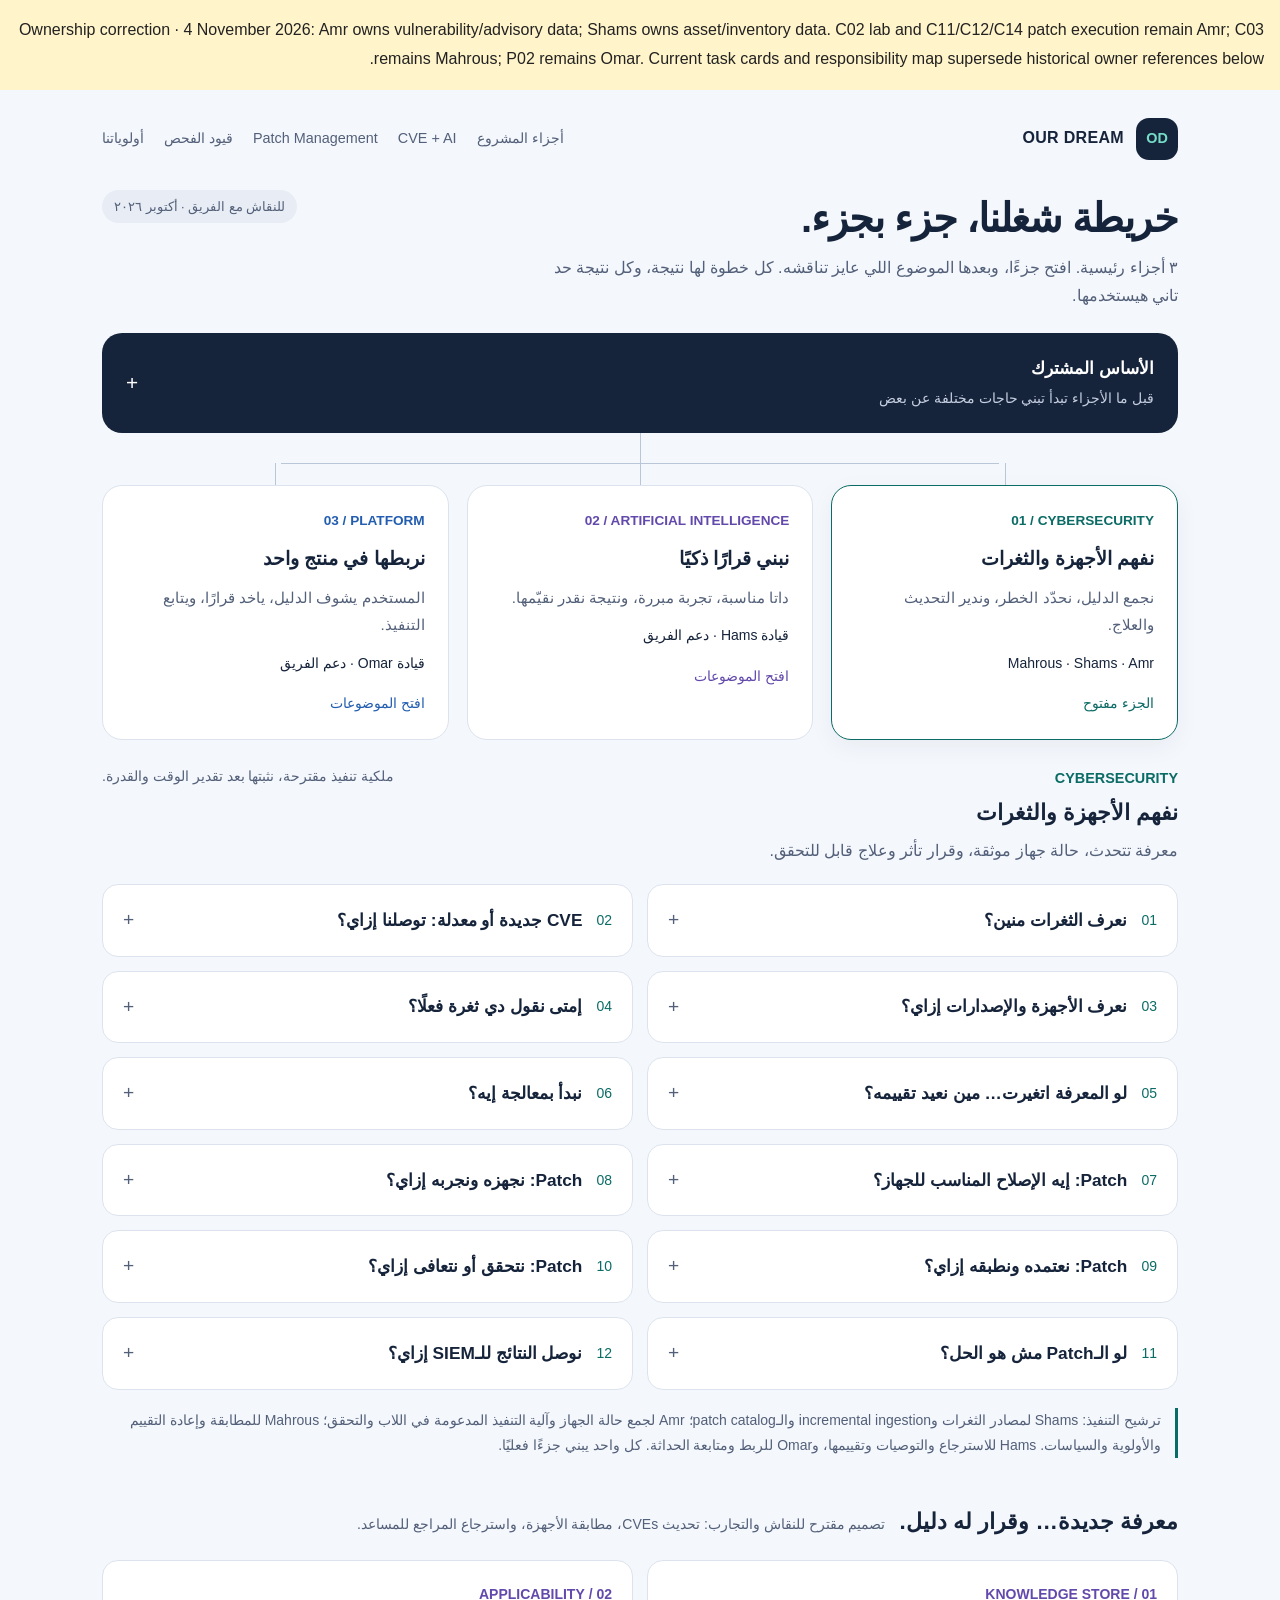
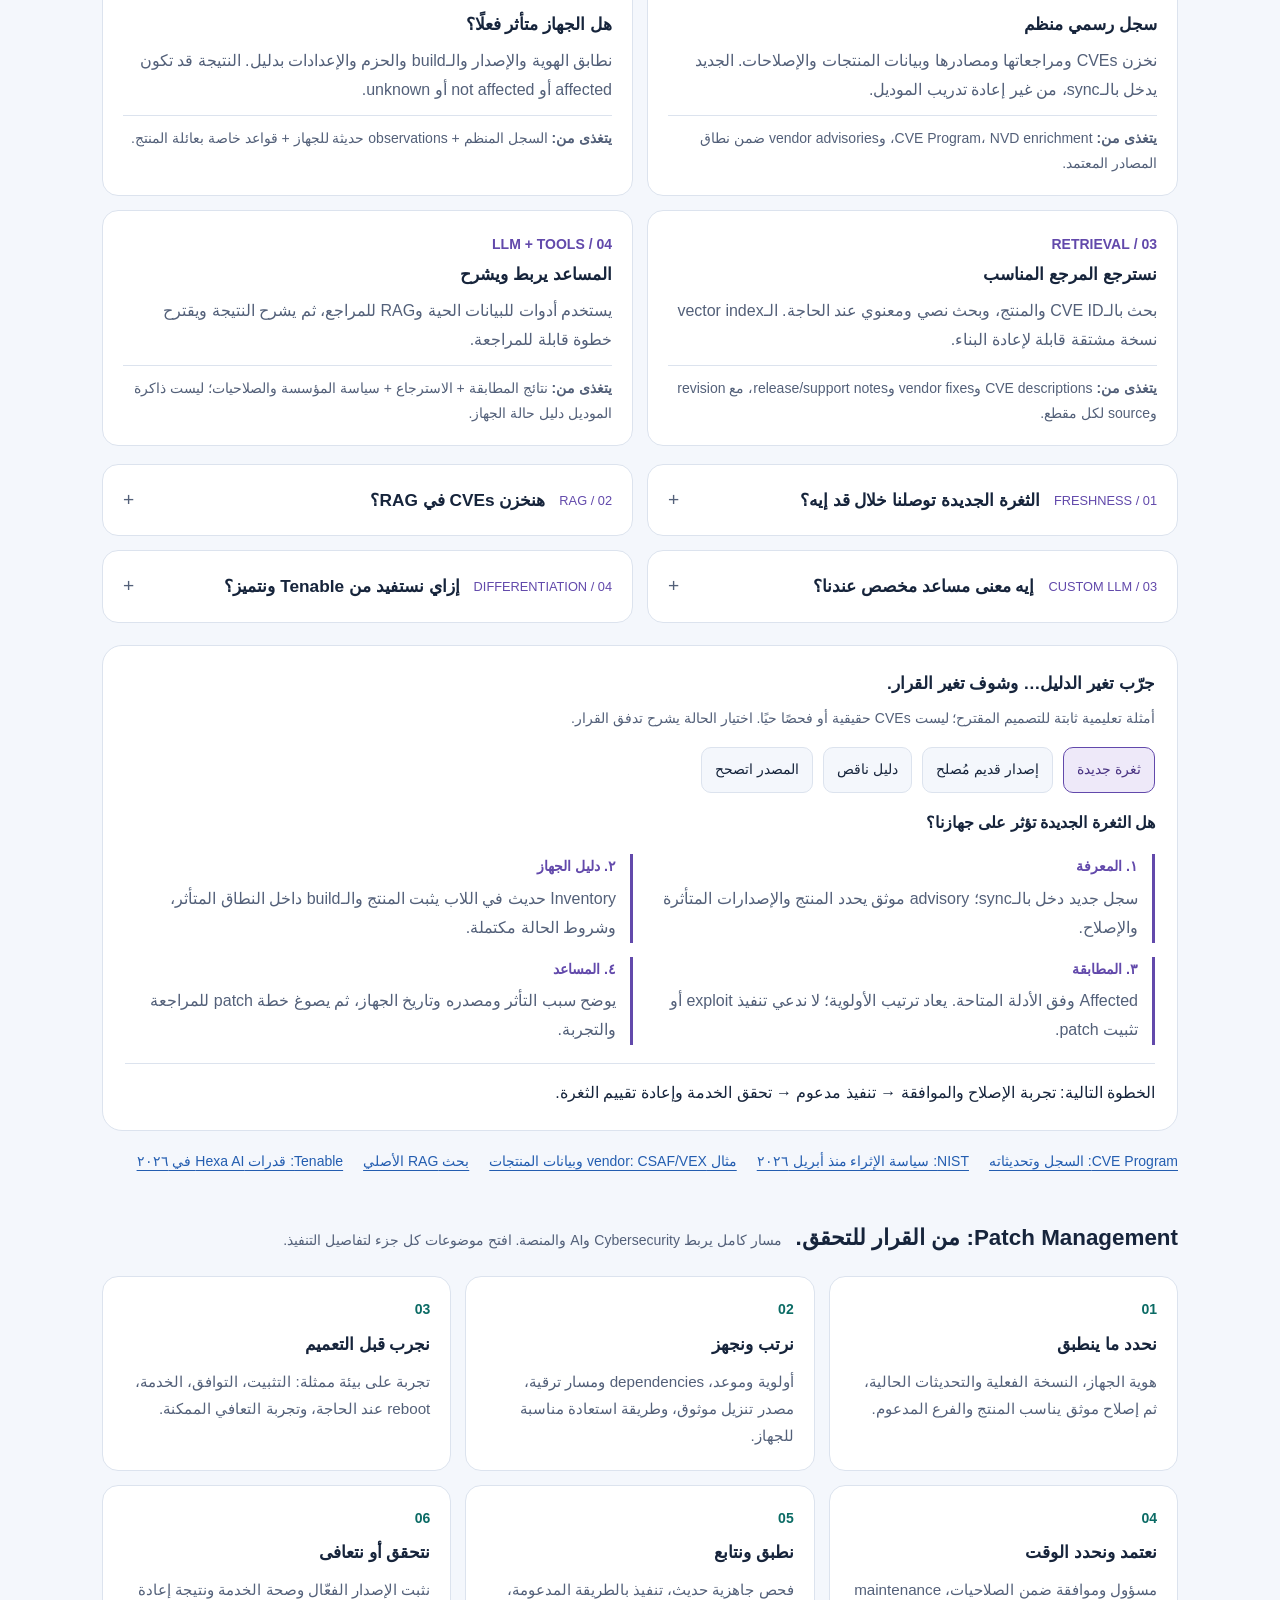
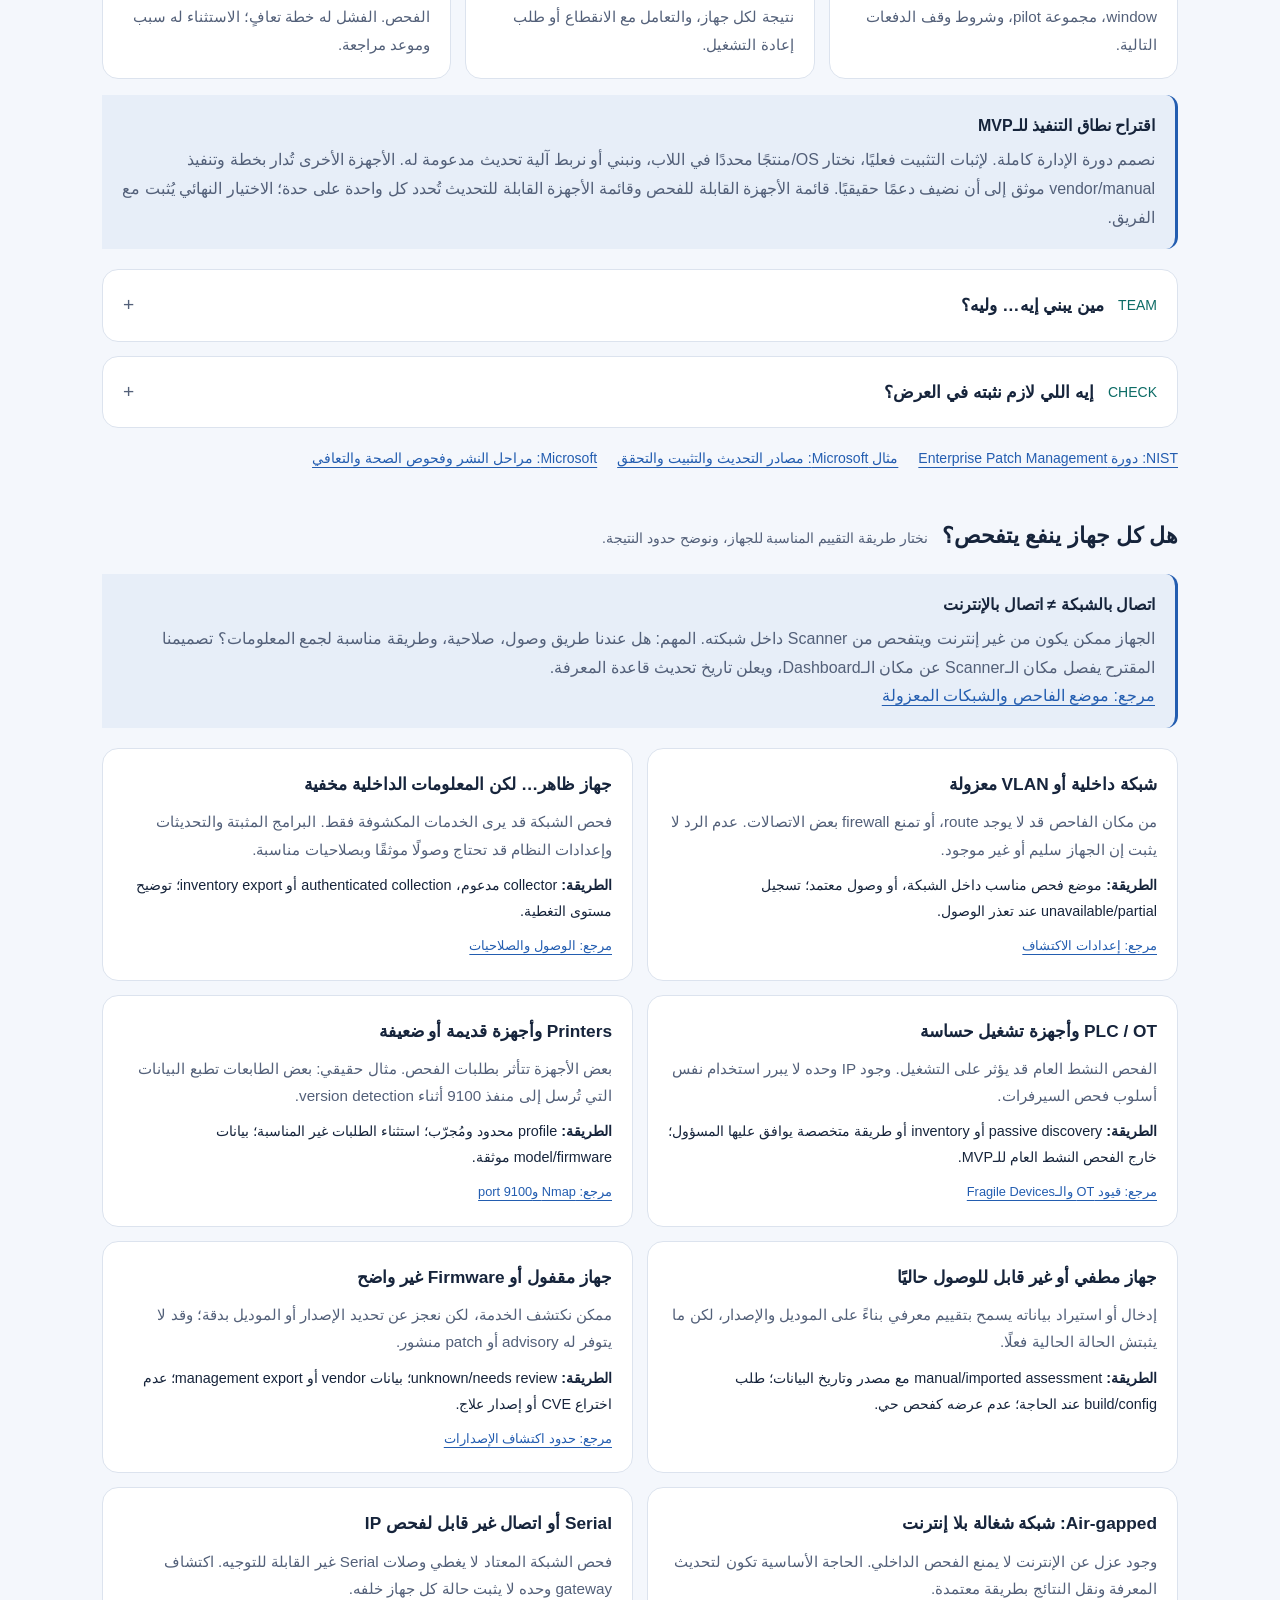
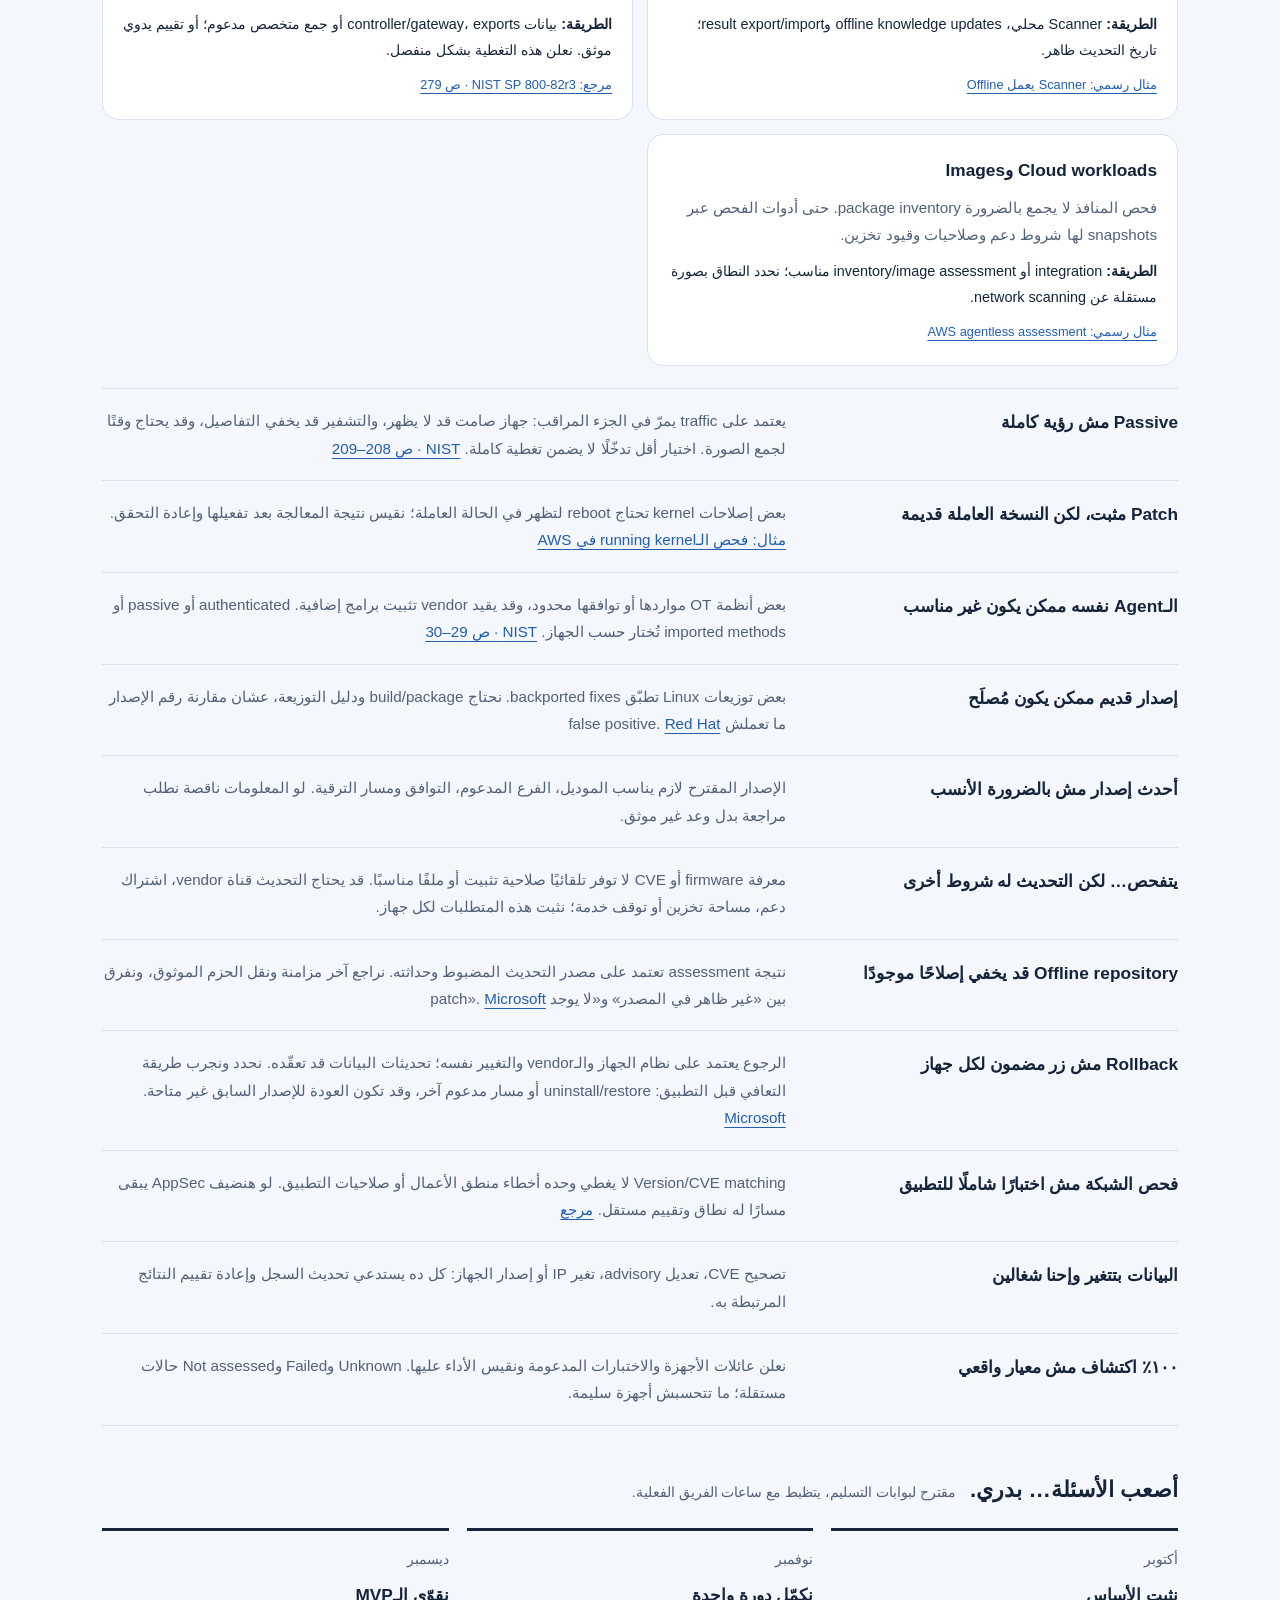
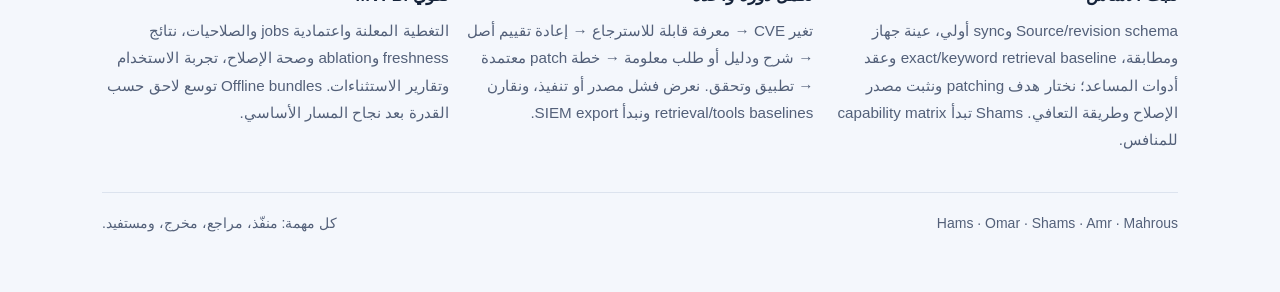
<file: previous-map.html>
<!doctype html>
<html lang="ar" dir="rtl">
<head>
  <meta charset="utf-8">
  <meta name="viewport" content="width=device-width,initial-scale=1">
  <meta name="description" content="خريطة مشروع AI-Powered Vulnerability Management & Access Control: CVE freshness، RAG وLLM، دليل تأثر الأجهزة، Patch Management، وأدوار الفريق.">
  <meta name="theme-color" content="#16243b">
  <title>Our Dream — خريطة شغلنا</title>
  <link rel="icon" type="image/svg+xml" href="data:image/svg+xml,%3Csvg xmlns='http://www.w3.org/2000/svg' viewBox='0 0 32 32'%3E%3Crect width='32' height='32' rx='9' fill='%2316243b'/%3E%3Cpath d='M16 7v8M7 22v-7h18v7' stroke='%2375ddc7' stroke-width='3' fill='none'/%3E%3C/svg%3E">
  <style>
    :root{--ink:#16243b;--muted:#536079;--paper:#f4f7fc;--line:#dce3ee;--cyber:#0b6b65;--ai:#6249ab;--platform:#235db0;--surface:#fff;--radius:20px}
    *{box-sizing:border-box}html{scroll-behavior:smooth}body{margin:0;background:var(--paper);color:var(--ink);font-family:Tahoma,Arial,sans-serif;font-size:16px;line-height:1.8}button,summary{font:inherit}button{cursor:pointer}a{color:#235db0;text-underline-offset:4px}button:focus-visible,summary:focus-visible,a:focus-visible{outline:3px solid #e1a844;outline-offset:5px}button{color:inherit}h1,h2,h3,p{margin:0}h1{font-size:clamp(1.8rem,4vw,2.5rem);line-height:1.4;letter-spacing:-.03em}h2{font-size:1.4rem}h3{font-size:1.08rem}small,.small{font-size:.875rem;color:var(--muted)}
    .shell{max-width:1140px;padding:28px 32px 56px;margin:auto}.top{display:flex;align-items:center;justify-content:space-between;gap:16px;margin-bottom:30px}.brand{display:flex;align-items:center;gap:12px}.monogram{display:grid;place-items:center;width:42px;height:42px;border-radius:13px;background:var(--ink);color:#75ddc7;font-weight:bold;direction:ltr;font-size:.9rem}.wordmark{font-weight:bold;direction:ltr;letter-spacing:.02em}.nav{display:flex;flex-wrap:wrap;gap:20px}.nav a{font-size:.9rem;text-decoration:none;color:var(--muted)}.intro{display:flex;align-items:start;justify-content:space-between;gap:28px;margin-bottom:22px}.intro p{max-width:640px;color:var(--muted);margin-top:8px}.edition{white-space:nowrap;background:#e8edf5;padding:5px 12px;border-radius:30px;font-size:.8rem;color:var(--muted)}
    .foundation{background:var(--ink);color:#fff;border-radius:var(--radius);padding:20px 24px;position:relative}.foundation summary{cursor:pointer;list-style:none;display:flex;align-items:center;justify-content:space-between;gap:12px}.foundation summary::-webkit-details-marker{display:none}.foundation small{color:#c4cee0}.foundation .foundation-grid{display:grid;grid-template-columns:repeat(3,1fr);gap:20px;padding-top:18px;margin-top:15px;border-top:1px solid #40516b}.foundation p{font-size:.95rem;color:#dde5f1}.toggle{font-size:1.3rem;transition:transform .22s}.foundation[open] .toggle{transform:rotate(45deg)}
    .trunk{height:30px;border-inline-start:1px solid #b9c6d8;width:1px;margin:auto}.branches{display:grid;grid-template-columns:repeat(3,minmax(0,1fr));gap:18px;position:relative;padding-top:22px}.branches:before{content:"";position:absolute;top:0;left:16.66%;right:16.66%;height:1px;background:#b9c6d8}.branch{position:relative;background:var(--surface);border:1px solid var(--line);border-radius:var(--radius);padding:23px;text-align:right;display:flex;flex-direction:column;align-items:start;gap:8px;transition:transform .22s,border-color .22s,box-shadow .22s;min-width:0}.branch:before{content:"";height:22px;position:absolute;top:-23px;left:50%;width:1px;background:#b9c6d8}.branch:hover{transform:translateY(-3px)}.branch[aria-expanded="true"]{border-color:var(--accent);box-shadow:0 7px 25px #16243b0d}.branch .number{font-size:.85rem;color:var(--accent);font-weight:bold;direction:ltr}.branch h2{font-size:1.2rem}.branch .desc{color:var(--muted);font-size:.95rem}.branch .lead{margin-top:4px;font-size:.85rem}.branch .open-label{font-size:.875rem;color:var(--accent);margin-top:7px}.branch.cyber{--accent:var(--cyber)}.branch.ai{--accent:var(--ai)}.branch.platform{--accent:var(--platform)}
    .detail-panel{margin-top:24px;--accent:var(--cyber)}.panel-heading{display:flex;align-items:start;justify-content:space-between;gap:16px;margin:4px 0 18px}.panel-heading p{color:var(--muted);margin-top:4px}.panel-heading .number{font-size:.9rem;color:var(--accent);font-weight:bold}.topics{display:grid;grid-template-columns:repeat(2,minmax(0,1fr));gap:14px}.topic{background:var(--surface);border:1px solid var(--line);border-radius:16px;overflow:hidden}.topic summary{display:flex;align-items:center;gap:14px;cursor:pointer;list-style:none;padding:18px 20px}.topic summary::-webkit-details-marker{display:none}.topic-index{color:var(--accent);font-size:.875rem;flex-shrink:0}.topic summary .label{flex:1;min-width:0}.topic .plus{color:var(--muted);transition:transform .22s;font-size:1.2rem}.topic[open] .plus{transform:rotate(45deg)}.topic-content{padding:0 20px 20px}.topic-content p{color:var(--muted);font-size:.95rem;margin-bottom:13px}.topic-content ol{margin:0;padding-inline-start:22px}.topic-content li{padding:4px 0}.handoff{display:grid;gap:9px;margin-top:16px;padding-top:14px;border-top:1px solid var(--line);font-size:.875rem}.handoff b{font-weight:600;color:var(--accent)}.handoff span{color:var(--muted)}.shared{font-size:.875rem;color:var(--muted);margin-top:18px;padding-inline-start:14px;border-inline-start:3px solid var(--accent)}
    .section{margin-top:44px;scroll-margin-top:24px}.section-title{display:flex;align-items:baseline;gap:14px;margin-bottom:18px}.section-title .small{max-width:600px}.note{background:#e7eef8;border-inline-start:3px solid var(--platform);padding:17px 20px;border-radius:0 12px 12px 0;margin:16px 0 20px}.note p{margin-top:5px;color:var(--muted)}.restrictions{display:grid;grid-template-columns:repeat(2,minmax(0,1fr));gap:14px}.restriction{background:#fff;padding:20px;border-radius:16px;border:1px solid var(--line)}.restriction p{color:var(--muted);font-size:.95rem;margin-top:8px}.restriction .response{color:var(--ink);font-size:.9rem;margin-top:10px}.restriction a{font-size:.8rem;display:inline-block;margin-top:9px}.surprises{border-top:1px solid var(--line);margin-top:22px}.surprise{display:grid;grid-template-columns:minmax(160px,.7fr) 1.3fr;gap:24px;padding:18px 0;border-bottom:1px solid var(--line)}.surprise p{color:var(--muted);font-size:.95rem}.timeline{display:grid;grid-template-columns:repeat(3,1fr);gap:18px}.milestone{border-top:3px solid var(--ink);padding-top:14px}.milestone h3{margin:6px 0}.milestone p{color:var(--muted);font-size:.95rem}.footer{margin-top:38px;padding-top:18px;border-top:1px solid var(--line);color:var(--muted);font-size:.875rem;display:flex;justify-content:space-between;gap:18px;flex-wrap:wrap}.reveal{animation:reveal .26s ease both}@keyframes reveal{from{opacity:.5;transform:translateY(8px)}to{opacity:1;transform:translateY(0)}}
    @media(max-width:760px){.shell{padding:20px 18px 40px}.top{align-items:start;flex-direction:column;gap:16px}.intro{flex-direction:column;gap:14px}.edition{order:-1}.branches{gap:10px}.branch{padding:16px 12px}.branch h2{font-size:1rem}.branch .desc{display:none}.branch .lead{font-size:.8rem}.topics,.restrictions{grid-template-columns:1fr}.foundation .foundation-grid{grid-template-columns:1fr;gap:15px}.section-title{display:block}.section-title .small{margin-top:6px;display:block}.surprise{grid-template-columns:1fr;gap:6px}.timeline{grid-template-columns:1fr;gap:22px}.panel-heading{flex-direction:column;gap:7px}}
    .branch .number{overflow-wrap:anywhere}.branch .lead,.branch .open-label{font-size:.875rem}
    .patch-flow{list-style:none;margin:0;padding:0;display:grid;grid-template-columns:repeat(3,minmax(0,1fr));gap:14px;counter-reset:patch}.patch-flow li{counter-increment:patch;background:#fff;border:1px solid var(--line);border-radius:16px;padding:20px}.patch-flow li:before{content:'0' counter(patch);display:block;color:var(--cyber);font-size:.875rem;font-weight:bold;margin-bottom:6px}.patch-flow p{font-size:.95rem;color:var(--muted);margin-top:8px}.patch-detail{margin-top:14px;--accent:var(--cyber)}.patch-detail .topic-content{overflow-x:auto}.team-table{border-collapse:collapse;width:100%;min-width:480px;font-size:.95rem;text-align:right}.team-table th,.team-table td{padding:12px 10px;border-bottom:1px solid var(--line);vertical-align:top}.team-table th{font-weight:600}.team-table caption{text-align:right;color:var(--muted);margin-bottom:10px}.source-links{display:flex;flex-wrap:wrap;gap:10px 20px;font-size:.875rem;margin-top:18px}
    @media(max-width:760px){.patch-flow{grid-template-columns:1fr}.team-table{font-size:.875rem}}
    .knowledge-grid{--accent:var(--ai)}.knowledge-grid .topic-content{overflow-x:auto}.knowledge-grid .topic-index{font-size:.8rem}.architecture{display:grid;grid-template-columns:repeat(2,minmax(0,1fr));gap:14px;margin-bottom:18px}.architecture article{padding:19px 20px;border:1px solid var(--line);border-radius:16px;background:#fff}.architecture small{font-weight:bold;color:var(--ai)}.architecture p{color:var(--muted);font-size:.95rem;margin-top:7px}.architecture .input{font-size:.875rem;padding-top:10px;margin-top:10px;border-top:1px solid var(--line)}.scenario{background:#fff;border:1px solid var(--line);padding:22px;border-radius:var(--radius);margin-top:22px}.scenario h3{margin-bottom:7px}.scenario-controls{display:flex;gap:10px;flex-wrap:wrap;margin:16px 0}.scenario-button{border:1px solid var(--line);border-radius:10px;background:#f4f7fc;padding:9px 13px;font-size:.9rem}.scenario-button[aria-pressed="true"]{border-color:var(--ai);background:#eee9f9;color:#493382}.scenario-question{font-weight:bold;margin:8px 0 16px}.scenario-result{display:grid;grid-template-columns:repeat(2,minmax(0,1fr));gap:14px}.scenario-result article{border-inline-start:3px solid var(--ai);padding-inline-start:14px}.scenario-result h4{font-size:.9rem;color:var(--ai);margin:0 0 5px}.scenario-result p{font-size:.95rem;color:var(--muted)}.scenario-next{font-size:.95rem;border-top:1px solid var(--line);padding-top:15px;margin-top:18px}.planning-table{border-collapse:collapse;width:100%;min-width:560px;text-align:right;font-size:.9rem}.planning-table th,.planning-table td{border-bottom:1px solid var(--line);padding:12px 8px;vertical-align:top}.planning-table caption{text-align:right;color:var(--muted);margin-bottom:10px}.knowledge-grid .topic-content h4{margin:16px 0 6px}.knowledge-grid .topic-content ul{padding-inline-start:22px}.knowledge-grid .topic-content li{padding:4px 0}
    @media(max-width:760px){.architecture,.scenario-result{grid-template-columns:1fr}.scenario{padding:18px}.nav{gap:12px 16px}}
    .architecture p,.knowledge-grid .topic-content p:not(.small),.scenario-result p,.scenario-next{font-size:1rem}
    @media(max-width:400px){.branch{padding:14px 9px}.branch h2{font-size:.9rem}.branch .number{font-size:.8rem}.nav{gap:15px}.panel-heading h2{font-size:1.25rem}}
    @media(prefers-reduced-motion:reduce){html{scroll-behavior:auto}*,*:before{animation:none!important;transition:none!important}}
  </style>
</head>
<body><aside style="padding:16px;background:#fff4ca;color:#222">Ownership correction · 4 November 2026: Amr owns vulnerability/advisory data; Shams owns asset/inventory data. C02 lab and C11/C12/C14 patch execution remain Amr; C03 remains Mahrous; P02 remains Omar. Current task cards and responsibility map supersede historical owner references below.

</aside>
<div class="shell">
  <header class="top"><div class="brand"><span class="monogram" aria-hidden="true">OD</span><span class="wordmark">OUR DREAM</span></div><nav class="nav" aria-label="أقسام الصفحة"><a href="#project">أجزاء المشروع</a><a href="#knowledge">CVE + AI</a><a href="#patching">Patch Management</a><a href="#coverage">قيود الفحص</a><a href="#priorities">أولوياتنا</a></nav></header>
  <main>
    <section id="project">
      <div class="intro"><div><h1>خريطة شغلنا، جزء بجزء.</h1><p>٣ أجزاء رئيسية. افتح جزءًا، وبعدها الموضوع اللي عايز تناقشه. كل خطوة لها نتيجة، وكل نتيجة حد تاني هيستخدمها.</p></div><span class="edition">للنقاش مع الفريق · أكتوبر ٢٠٢٦</span></div>
      <details class="foundation"><summary><div><h3>الأساس المشترك</h3><small>قبل ما الأجزاء تبدأ تبني حاجات مختلفة عن بعض</small></div><span class="toggle" aria-hidden="true">+</span></summary><div class="foundation-grid"><div><h3>إحنا بنحل إيه؟</h3><p>المستخدم، الأجهزة المدعومة، حدود الـMVP، ومعنى النجاح في كل جزء.</p></div><div><h3>إيه اللي هنسلّمه لبعض؟</h3><p>شكل بيانات الجهاز والثغرة والتوصية، الحقول المطلوبة، وحالات الخطأ والمعلومات الناقصة.</p></div><div><h3>إزاي نعرف إننا صح؟</h3><p>لاب معروف النتائج، مصادر موثقة، ومقاييس قبول متفق عليها قبل التجارب.</p></div></div></details>
      <div class="trunk" aria-hidden="true"></div>
      <div class="branches" aria-label="الأجزاء الرئيسية">
        <button type="button" class="branch cyber" data-branch="cyber" aria-expanded="true" aria-controls="branch-panel"><span class="number">01 / CYBERSECURITY</span><h2>نفهم الأجهزة والثغرات</h2><span class="desc">نجمع الدليل، نحدّد الخطر، وندير التحديث والعلاج.</span><span class="lead">Mahrous · Shams · Amr</span><span class="open-label">الجزء مفتوح</span></button>
        <button type="button" class="branch ai" data-branch="ai" aria-expanded="false" aria-controls="branch-panel"><span class="number">02 / ARTIFICIAL INTELLIGENCE</span><h2>نبني قرارًا ذكيًا</h2><span class="desc">داتا مناسبة، تجربة مبررة، ونتيجة نقدر نقيّمها.</span><span class="lead">قيادة Hams · دعم الفريق</span><span class="open-label">افتح الموضوعات</span></button>
        <button type="button" class="branch platform" data-branch="platform" aria-expanded="false" aria-controls="branch-panel"><span class="number">03 / PLATFORM</span><h2>نربطها في منتج واحد</h2><span class="desc">المستخدم يشوف الدليل، ياخد قرارًا، ويتابع التنفيذ.</span><span class="lead">قيادة Omar · دعم الفريق</span><span class="open-label">افتح الموضوعات</span></button>
      </div>
      <section id="branch-panel" class="detail-panel" aria-labelledby="panel-title"><div class="panel-heading"><div><span class="number" id="panel-kicker">CYBERSECURITY</span><h2 id="panel-title">نفهم الأجهزة والثغرات</h2><p id="panel-description">من معلومات الجهاز إلى ثغرة موثقة وخطة معالجة.</p></div><span class="small" id="panel-owner">ملكية تنفيذ مقترحة، نثبتها بعد تقدير الوقت والقدرة.</span></div><div class="topics" id="topics"></div><p class="shared" id="panel-shared"></p></section>
      <noscript><p class="note">عرض موضوعات الأجزاء يحتاج JavaScript. الأجزاء الرئيسية: Cybersecurity لجمع الدليل والمطابقة والتحديث والعلاج؛ AI للداتا والموديل والتقييم؛ Platform للربط والصلاحيات وتجربة المستخدم. دورة Patch Management وأدوار الفريق متاحة بالأسفل.</p></noscript>
    </section>
    <section class="section" id="knowledge" aria-labelledby="knowledge-title">
      <div class="section-title"><h2 id="knowledge-title">معرفة جديدة… وقرار له دليل.</h2><span class="small">تصميم مقترح للنقاش والتجارب: تحديث CVEs، مطابقة الأجهزة، واسترجاع المراجع للمساعد.</span></div>
      <div class="architecture" aria-label="مكونات التصميم المقترح وعلاقاتها">
        <article><small>01 / KNOWLEDGE STORE</small><h3>سجل رسمي منظم</h3><p>نخزن CVEs ومراجعاتها ومصادرها وبيانات المنتجات والإصلاحات. الجديد يدخل بالـsync، من غير إعادة تدريب الموديل.</p><p class="input"><b>يتغذى من:</b> CVE Program، NVD enrichment، وvendor advisories ضمن نطاق المصادر المعتمد.</p></article>
        <article><small>02 / APPLICABILITY</small><h3>هل الجهاز متأثر فعلًا؟</h3><p>نطابق الهوية والإصدار والـbuild والحزم والإعدادات بدليل. النتيجة قد تكون affected أو not affected أو unknown.</p><p class="input"><b>يتغذى من:</b> السجل المنظم + observations حديثة للجهاز + قواعد خاصة بعائلة المنتج.</p></article>
        <article><small>03 / RETRIEVAL</small><h3>نسترجع المرجع المناسب</h3><p>بحث بالـCVE ID والمنتج، وبحث نصي ومعنوي عند الحاجة. الـvector index نسخة مشتقة قابلة لإعادة البناء.</p><p class="input"><b>يتغذى من:</b> CVE descriptions وvendor fixes وrelease/support notes، مع revision وsource لكل مقطع.</p></article>
        <article><small>04 / LLM + TOOLS</small><h3>المساعد يربط ويشرح</h3><p>يستخدم أدوات للبيانات الحية وRAG للمراجع، ثم يشرح النتيجة ويقترح خطوة قابلة للمراجعة.</p><p class="input"><b>يتغذى من:</b> نتائج المطابقة + الاسترجاع + سياسة المؤسسة والصلاحيات؛ ليست ذاكرة الموديل دليل حالة الجهاز.</p></article>
      </div>
      <div class="topics knowledge-grid">
        <details class="topic"><summary><span class="topic-index">01 / FRESHNESS</span><h3 class="label">الثغرة الجديدة توصلنا خلال قد إيه؟</h3><span class="plus" aria-hidden="true">+</span></summary><div class="topic-content">
          <p>«نعرف CVE» لها مراحل مختلفة: وصل السجل، أصبح متاحًا للسؤال، عرفنا الأجهزة التي قد تتأثر، ثم تحققنا من الحالة. نقص vendor data أو عدم دعم المنتج لا يتحول إلى نتيجة سليمة.</p>
          <ol><li>تحميل baseline للسجل العام، ثم متابعة الإضافات والتعديلات. الـCVE List الرسمي يوفر تحديثات دورية وhourly deltas؛ نختار sync كل ٢–٦ ساعات كبداية تجريبية.</li><li>الـcollector يتحقق من schema، ويحفظ raw record والمصدر والمراجعة والتواريخ. المعالجة قابلة للتكرار بدون سجلات مكررة، وبـcheckpoint لا يفقد العمل عند الفشل.</li><li>نضيف NVD وvendor enrichment بصورة مستقلة؛ وجود CVE لا يعني اكتمال CPE/CVSS/fix data. إرشادات كل مصدر وحدود الطلبات تُراجع قبل التنفيذ.</li><li>نحدث سجل المعرفة ومقاطع البحث المتغيرة فقط. لا يُعلن السجل «جاهزًا للمساعد» إلا بعد التحقق من تطابق revision المسترجع مع السجل الحالي.</li><li>نرسل حدث تغيير يعيد تقييم الأصول المرشحة، ويوضح سبب تغير finding/priority/patch plan. تغير المعرفة يعيد التقييم؛ جمع دليل جديد من جهاز يحتاج job مناسبًا.</li><li>Retry/backoff، مراقبة فشل كل مصدر، ومراجعة دورية تكشف سجلات فاتت بسبب الانقطاع أو انتهاء نافذة الـdelta. REJECTED والتصحيحات تُسحب من القرارات النشطة مع الاحتفاظ بسجل المراجعة.</li></ol>
          <h4>هدف حداثة مقترح، نثبته بقياسات اللاب</h4><p>٩٥٪ من السجلات الجديدة أو المعدلة المتاحة في مصادرنا تصبح مخزنة ومتاحة للاسترجاع خلال ٢٤ ساعة؛ إنذار عند تجاوز ٤٨ ساعة وتصعيد عند ٧٢ ساعة. نعرض أيضًا النسبة المتأخرة وأقصى تأخر، ولا نقدم ضمانًا شاملًا قبل التجارب.</p>
          <table class="planning-table"><caption>نقيس أين حصل التأخير، بدل رقم «آخر تحديث» واحد.</caption><thead><tr><th scope="col">الوقت</th><th scope="col">معناه</th></tr></thead><tbody><tr><th scope="row">Source published / updated</th><td>تاريخ نشر أو تعديل المصدر، مع حفظ أول وقت رصد للسجل؛ قد تختلف تواريخ المصادر أو تُصحح لاحقًا.</td></tr><tr><th scope="row">First seen / stored</th><td>متى رأيناه ومتى حُفظ بنجاح؛ نميز تأخر وصول المصدر من تأخر معالجتنا.</td></tr><tr><th scope="row">Retrieval ready</th><td>متى أصبحت المراجعة الحالية متاحة للمساعد فعلًا، لا مجرد موجودة في قاعدة البيانات.</td></tr><tr><th scope="row">Assessed / observed</th><td>متى أعيدت المطابقة، ومتى جُمعت حالة الجهاز التي اعتمدنا عليها؛ قد تكون المعرفة حديثة والجهاز ببيانات قديمة.</td></tr></tbody></table>
          <p class="small">للـair-gap: نقيس تأخر تجهيز bundle وتاريخ استيراده محليًا؛ لا ينطبق هدف البيئة المتصلة من غير قناة نقل دورية متفق عليها.</p>
          <div class="handoff"><div><b>هنسلّم:</b> Incremental sync، source health، latency report، واختبارات تعديل/انقطاع/إعادة تشغيل.</div><div><b>ترشيح التنفيذ:</b> Shams للـsources والـingestion؛ Mahrous لمنطق إعادة التقييم؛ Hams لحداثة الاسترجاع؛ Omar للمتابعة؛ Amr لدليل الأجهزة.</div></div>
        </div></details>
        <details class="topic"><summary><span class="topic-index">02 / RAG</span><h3 class="label">هنخزن CVEs في RAG؟</h3><span class="plus" aria-hidden="true">+</span></summary><div class="topic-content">
          <p>الـRAG طريقة استرجاع وتوليد إجابة. التصميم المقترح يحتفظ بسجل منظم كمصدر الحقيقة، ويشتق منه ومن المراجع فهارس بحث. التشابه النصي يساعد في إيجاد دليل، ولا يثبت وحده أن OS أو جهازًا متأثر.</p>
          <ol><li>نحفظ CVE IDs والمنتجات ونطاقات الإصدارات وvendor status والمصادر كحقول منظمة، مع الاحتفاظ بالخلافات بين المصادر بدل استبدالها بصمت.</li><li>نجهز مقاطع للمحتوى الذي يحتاج قراءة: الوصف والإصلاح وrelease/support notes. كل مقطع يحمل CVE/product/version/source/revision ووقت التحديث.</li><li>نبدأ exact-ID lookup وproduct filters؛ نقارن lexical search وdense retrieval ثم hybrid search على نفس benchmark.</li><li>نسترجع الإصدار الحالي والمراجع المتعلقة بالمنتج. سياسة الترجيح تعتمد على نوع الادعاء والمنتج؛ تعارض المصادر المهم يُعرض للمراجعة.</li><li>المطابقة تستخدم OS/distribution/build/package/architecture/config حسب الثغرة، وقواعد version comparison المناسبة. «Windows» أو «Linux» وحدها معلومات غير كافية.</li><li>كل إجابة تربط ادعاءها بالدليل الفعلي. CVE جديد لا نملك له قاعدة مطابقة يظهر known / assessment unsupported أو needs review، وليس unknown CVE أو جهازًا سليمًا.</li></ol>
          <table class="planning-table"><caption>السؤال يحدد مصدر الإجابة.</caption><thead><tr><th scope="col">السؤال</th><th scope="col">نستخدم إيه؟</th></tr></thead><tbody><tr><th scope="row">هل Asset A متأثر بـCVE محدد؟</th><td>الجهاز + قواعد المطابقة + vendor evidence، ثم شرح بالمراجع.</td></tr><tr><th scope="row">اشرح الثغرة وشروط إصلاحها.</th><td>RAG على المراجع الحالية، مع source/revision واضحين.</td></tr><tr><th scope="row">كام جهاز عنده findings مفتوحة؟</th><td>استعلام منظم على كل البيانات المسموح بها؛ top-k من vector search لا يصلح للعد.</td></tr><tr><th scope="row">ما الذي تغير منذ آخر مراجعة؟</th><td>Record revisions + assessment history؛ لا نعتمد على ذاكرة المحادثة.</td></tr></tbody></table>
          <div class="handoff"><div><b>هنسلّم:</b> Canonical schema، index lineage، retrieval benchmark، وعقد واضح بين الاسترجاع والمطابقة.</div><div><b>ترشيح التنفيذ:</b> Hams للاسترجاع والتقييم؛ Shams للداتا والمراجع؛ Mahrous للمطابقة؛ Amr لحالة الجهاز؛ Omar للربط.</div></div>
        </div></details>
        <details class="topic"><summary><span class="topic-index">03 / CUSTOM LLM</span><h3 class="label">إيه معنى مساعد مخصص عندنا؟</h3><span class="plus" aria-hidden="true">+</span></summary><div class="topic-content">
          <p>مساعد يفهم مهام المستخدم، ويعمل على بيانات المؤسسة وصلاحياته ومراجعنا. التخصيص يبدأ من الأدوات والاسترجاع وسياسة الإجابة؛ قرار fine-tuning يأتي لو التجارب أثبتت فجوة تستحقه.</p>
          <ol><li>نحدد intents: شرح finding، الاستعلام عن الأصول، تفسير تغير الأولوية، طلب دليل ناقص، وصياغة patch plan.</li><li>نجهز أدوات محددة مثل get_asset_state / get_cve_revision / assess_applicability / search_advisories / draft_patch_plan، بعقود input/output مدققة.</li><li>نطبق صلاحية المستخدم قبل الاستعلام والاسترجاع، بما فيها history/cache؛ المساعد لا يحصل على وصول أوسع من واجهة المنصة.</li><li>الإجابة تعرض الخلاصة، دليل الجهاز وتاريخه، المصدر ومراجعته، سبب القرار، الناقص، والخطوة التالية. نميز النص الرسمي عن استنتاج المساعد.</li><li>السؤال الملتبس يؤدي إلى سؤال توضيحي محدد أو عرض المرشحين؛ النقص في config/build يؤدي إلى طلب المعلومة التي تحسم المطابقة.</li><li>نربط الإجراءات بتدفق الموافقات الحالي. الخطة مسودة، وتغير الحالة أو المصدر يبطل الاعتماد القديم عندما يؤثر على الخطة. محتوى المراجع يُعامل كبيانات لا كتعليمات لتشغيل أدوات.</li></ol>
          <h4>بدل توصية واحدة… نقارن بدائل إصلاح</h4><p>للحالة التي تتوفر لها أدلة كافية، نقارن patch على الفرع المدعوم، upgrade، أو mitigation مؤقتًا: ما الـCVEs التي يعالجها كل بديل وفق المصدر؟ ما dependencies والتوقف والدعم والخطر المتبقي؟ المطابقة والقواعد تحسب النتائج على snapshot معلوم، والـLLM يشرح المفاضلة. هذه معاينة متوقعة بالدليل، وليست ضمان توافق أو بديلًا عن اختبار اللاب.</p>
          <h4>إزاي نختار الموديل؟</h4><p>نقارن بديلين أو ثلاثة على جودة العربية والإنجليزية، tool-call accuracy، صحة المصادر، الامتناع عند نقص الدليل، latency والتكلفة والموارد. Prompt-only وRAG baseline يسبق أي fine-tuning؛ بيانات التجارب منفصلة عن المعرفة التي تتحدث دوريًا.</p>
          <h4>مساهمة بحثية قابلة للقياس</h4><p>نقارن keyword-only، semantic-only، hybrid retrieval، ثم hybrid + structured tools على أسئلة واحدة وحالات جهاز متطابقة. نقيس Recall@k، صحة applicability، صحة دعم كل ادعاء بمصدر، جودة طلب الدليل الناقص، واكتمال patch plan. اختبارات زمنية تستخدم snapshots متاحة وقت الحالة وتمنع تسرب مراجعات أحدث.</p>
          <div class="handoff"><div><b>هنسلّم:</b> Assistant contract، model/retrieval comparison، error analysis، واختبارات صلاحيات ونقص/تعارض الأدلة.</div><div><b>ترشيح التنفيذ:</b> Hams تقود المنهج والتقييم؛ Omar أدوات الربط والصلاحيات؛ Mahrous المعنى الأمني؛ Shams مراجع الحالات؛ Amr دليل اللاب.</div></div>
        </div></details>
        <details class="topic"><summary><span class="topic-index">04 / DIFFERENTIATION</span><h3 class="label">إزاي نستفيد من Tenable ونتميز؟</h3><span class="plus" aria-hidden="true">+</span></summary><div class="topic-content">
          <p>Tenable Hexa AI متاحة عمومًا منذ مايو ٢٠٢٦، وتدعم البحث في الأصول، تفسير مشكلات الفحص، وتنسيق المعالجة وأدوات عبر MCP. وجود chatbot أو tool calling وحده لا يثبت تميزنا. المقارنة هنا بين قدرات موثقة وفرص تصميم نختبرها؛ لا نفترض أن المنافس يفتقد ما لم نتحقق منه.</p>
          <table class="planning-table"><caption>ثلاث فرضيات قيمة نركز عليها في نطاق أجهزة ولاب محدد.</caption><thead><tr><th scope="col">التركيز المقترح</th><th scope="col">المستخدم يستفيد إزاي؟</th><th scope="col">دليل النجاح</th></tr></thead><tbody>
            <tr><th scope="row">تغير المعرفة يعيد تقييم الجهاز</th><td>«نُشر/عُدل advisory؛ ما الأصول التي تغير قرارها، ولماذا؟» مع حداثة المصدر والجهاز ظاهرتين.</td><td>Replay لسجلات جديدة ومعدلة؛ قياس الوقت من المصدر إلى الاسترجاع وإعادة التقييم، وظهور كل تأخير.</td></tr>
            <tr><th scope="row">تحويل عدم اليقين إلى خطوة</th><td>«لا أستطيع الحسم لأن config X ناقصة؛ اجمع هذا الحقل» ثم يعاد القرار بالدليل.</td><td>حالات affected/not affected/unknown وbackports؛ نقيس الخطأ وطلبات الدليل المفيدة.</td></tr>
            <tr><th scope="row">خطة إصلاح تحترم التشغيل</th><td>مقارنة patch/upgrade/mitigation موثقة؛ ما الذي يعالجه كل بديل وما prerequisites والتوقف والخطر المتبقي؟</td><td>صحة مقارنة البدائل على snapshot معلوم، ثم خطة وpilot في اللاب؛ تحقق الخدمة وإغلاق finding بدليل، وفشل له تعافٍ مجرّب.</td></tr>
          </tbody></table>
          <h4>خطة المقارنة</h4><ol><li>Shams تجمع capability matrix بمراجع وتاريخ مراجعة. «غير موثق لنا» تختلف عن «غير موجود»؛ الميزات المدفوعة أو غير المتاحة للتجربة تُعلن.</li><li>نختبر مقابل baseline واضح على نفس الأجهزة والـCVEs وتوقيت المعرفة والصلاحيات. مقارنة Tenable عملية فقط عند توفر وصول مصرح وبشروط متكافئة.</li><li>نقيس جودة القرار، وقت إنجاز مهمة المستخدم، cost/resources، والتغطية المعلنة. تفوقنا يُذكر في المقاييس والنطاق الذي اختبرناه فقط.</li><li>المراحل التالية: offline bundles ومساعد عربي/إنجليزي مبسط بعد إثبات الرحلة الأساسية. تحديث داتا التقييم من feedback يخضع لمراجعة؛ لا يتحول تلقائيًا لتدريب أو ground truth.</li></ol>
          <div class="handoff"><div><b>الوعد المقترح:</b> معرفة حديثة + قرار بالدليل + إصلاح متحقق، لفرق لها قيود تشغيل واضحة.</div><div><b>هنسلّم:</b> Capability matrix، benchmark مشترك، وثلاث فرضيات ثبتت أو رُفضت بنتائج.</div></div>
        </div></details>
      </div>
      <div class="scenario" aria-labelledby="scenario-title">
        <h3 id="scenario-title">جرّب تغير الدليل… وشوف تغير القرار.</h3><p class="small">أمثلة تعليمية ثابتة للتصميم المقترح؛ ليست CVEs حقيقية أو فحصًا حيًا. اختيار الحالة يشرح تدفق القرار.</p>
        <div class="scenario-controls" aria-label="اختر حالة تعليمية">
          <button type="button" class="scenario-button" data-scenario="new" aria-pressed="true" aria-controls="scenario-result">ثغرة جديدة</button>
          <button type="button" class="scenario-button" data-scenario="backport" aria-pressed="false" aria-controls="scenario-result">إصدار قديم مُصلح</button>
          <button type="button" class="scenario-button" data-scenario="missing" aria-pressed="false" aria-controls="scenario-result">دليل ناقص</button>
          <button type="button" class="scenario-button" data-scenario="changed" aria-pressed="false" aria-controls="scenario-result">المصدر اتصحح</button>
        </div>
        <div id="scenario-result" aria-live="polite" aria-atomic="true"><p class="scenario-question" id="scenario-question">هل الثغرة الجديدة تؤثر على جهازنا؟</p><div class="scenario-result"><article><h4>١. المعرفة</h4><p id="scenario-knowledge">سجل جديد دخل بالـsync؛ advisory موثق يحدد المنتج والإصدارات المتأثرة والإصلاح.</p></article><article><h4>٢. دليل الجهاز</h4><p id="scenario-asset">Inventory حديث في اللاب يثبت المنتج والـbuild داخل النطاق المتأثر، وشروط الحالة مكتملة.</p></article><article><h4>٣. المطابقة</h4><p id="scenario-decision">Affected وفق الأدلة المتاحة. يعاد ترتيب الأولوية؛ لا ندعي تنفيذ exploit أو تثبيت patch.</p></article><article><h4>٤. المساعد</h4><p id="scenario-assistant">يوضح سبب التأثر ومصدره وتاريخ الجهاز، ثم يصوغ خطة patch للمراجعة والتجربة.</p></article></div><p class="scenario-next" id="scenario-next">الخطوة التالية: تجربة الإصلاح والموافقة → تنفيذ مدعوم → تحقق الخدمة وإعادة تقييم الثغرة.</p></div>
        <noscript><p class="small">اختيار الحالات يحتاج JavaScript؛ الحالة الأولى معروضة أعلاه.</p></noscript>
      </div>
      <div class="source-links" aria-label="مراجع التصميم والمقارنة"><a href="https://github.com/CVEProject/cvelistV5" target="_blank" rel="noopener noreferrer">CVE Program: السجل وتحديثاته</a><a href="https://www.nist.gov/itl/nvd" target="_blank" rel="noopener noreferrer">NIST: سياسة الإثراء منذ أبريل ٢٠٢٦</a><a href="https://access.redhat.com/security/data" target="_blank" rel="noopener noreferrer">مثال vendor: CSAF/VEX وبيانات المنتجات</a><a href="https://arxiv.org/abs/2005.11401" target="_blank" rel="noopener noreferrer">بحث RAG الأصلي</a><a href="https://docs.tenable.com/release-notes/Content/exposure-management/2026.htm" target="_blank" rel="noopener noreferrer">Tenable: قدرات Hexa AI في ٢٠٢٦</a></div>
    </section>
    <section class="section" id="patching" aria-labelledby="patch-title">
      <div class="section-title"><h2 id="patch-title">Patch Management: من القرار للتحقق.</h2><span class="small">مسار كامل يربط Cybersecurity وAI والمنصة. افتح موضوعات كل جزء لتفاصيل التنفيذ.</span></div>
      <ol class="patch-flow" aria-label="دورة إدارة التحديثات المقترحة">
        <li><h3>نحدد ما ينطبق</h3><p>هوية الجهاز، النسخة الفعلية والتحديثات الحالية، ثم إصلاح موثق يناسب المنتج والفرع المدعوم.</p></li>
        <li><h3>نرتب ونجهز</h3><p>أولوية وموعد، dependencies ومسار ترقية، مصدر تنزيل موثوق، وطريقة استعادة مناسبة للجهاز.</p></li>
        <li><h3>نجرب قبل التعميم</h3><p>تجربة على بيئة ممثلة: التثبيت، التوافق، الخدمة، reboot عند الحاجة، وتجربة التعافي الممكنة.</p></li>
        <li><h3>نعتمد ونحدد الوقت</h3><p>مسؤول وموافقة ضمن الصلاحيات، maintenance window، مجموعة pilot، وشروط وقف الدفعات التالية.</p></li>
        <li><h3>نطبق ونتابع</h3><p>فحص جاهزية حديث، تنفيذ بالطريقة المدعومة، نتيجة لكل جهاز، والتعامل مع الانقطاع أو طلب إعادة التشغيل.</p></li>
        <li><h3>نتحقق أو نتعافى</h3><p>نثبت الإصدار الفعّال وصحة الخدمة ونتيجة إعادة الفحص. الفشل له خطة تعافٍ؛ الاستثناء له سبب وموعد مراجعة.</p></li>
      </ol>
      <div class="note"><b>اقتراح نطاق التنفيذ للـMVP</b><p>نصمم دورة الإدارة كاملة. لإثبات التثبيت فعليًا، نختار OS/منتجًا محددًا في اللاب، ونبني أو نربط آلية تحديث مدعومة له. الأجهزة الأخرى تُدار بخطة وتنفيذ vendor/manual موثق إلى أن نضيف دعمًا حقيقيًا. قائمة الأجهزة القابلة للفحص وقائمة الأجهزة القابلة للتحديث تُحدد كل واحدة على حدة؛ الاختيار النهائي يُثبت مع الفريق.</p></div>
      <details class="topic patch-detail"><summary><span class="topic-index">TEAM</span><h3 class="label">مين يبني إيه… وليه؟</h3><span class="plus" aria-hidden="true">+</span></summary><div class="topic-content"><table class="team-table"><caption>ملكية مقترحة قابلة للتعديل حسب الوقت؛ كل شخص له جزء قابل للتسليم ومراجعة مشتركة.</caption><thead><tr><th scope="col">الفرد</th><th scope="col">مساهمة فعلية في Patch Management</th><th scope="col">سبب الترشيح</th></tr></thead><tbody>
        <tr><th scope="row">Shams</th><td>تبني patch catalog وربط vendor fixes وsupport/dependencies، مع بيانات applicability موثقة.</td><td>بحثها الأمني واهتمامها بالبزنس يساعدان في فهم الإصلاح وتأثير التوقف.</td></tr>
        <tr><th scope="row">Amr</th><td>يبني assessment وجمع حالة التحديث، وآلية التنفيذ المدعومة في اللاب مع سجلات التثبيت والتحقق والتعافي.</td><td>مسار عملي نشط يحتاج بناءً وتجارب ودمجًا، ويستفيد من طاقته.</td></tr>
        <tr><th scope="row">Mahrous</th><td>يبني منطق applicability والأولوية، وسياسة الموافقات والاستثناءات وشروط النجاح والتوقف مع الفريق.</td><td>يربط المتطلبات الأمنية بتدفق المشروع ويشارك في تنفيذ المنطق.</td></tr>
        <tr><th scope="row">Hams</th><td>تبني وتقيّم توصيات patch plan بالمصادر، وتتعامل مع نقص البيانات والحالات غير المدعومة.</td><td>قيادة الـAI والبحث، بمعايير قبول يراجعها فريق Cyber.</td></tr>
        <tr><th scope="row">Omar</th><td>يبني patch campaigns والصلاحيات والجدولة وتتبع الحالات والتقارير، ويربط الآلية مع Amr والمنطق مع Mahrous.</td><td>خبرته في المنصات تساعد في تحويل الدورة إلى تجربة متصلة.</td></tr>
      </tbody></table></div></details>
      <details class="topic patch-detail"><summary><span class="topic-index">CHECK</span><h3 class="label">إيه اللي لازم نثبته في العرض؟</h3><span class="plus" aria-hidden="true">+</span></summary><div class="topic-content"><p>سيناريو قبول مقترح للدورة كلها، مع أجهزة لاب مصرح بها:</p><ol><li>جهاز متأثر: دليل حالة → patch ينطبق → تجربة وموافقة → تثبيت وتفعيل → فحص صحة الخدمة وإعادة تقييم الثغرة.</li><li>جهاز غير متأثر أو لديه backported fix: لا نرسل له تحديثًا غير لازم بناءً على رقم إصدار فقط.</li><li>فشل أو انقطاع أثناء التنفيذ: لا نكرر التثبيت عشوائيًا؛ نجمع الحالة الحالية ونوقف الدفعات التالية عند تحقق شروط التوقف.</li><li>Reboot pending أو تحقق تعذر: نعرضه صراحةً، ولا نغلق الثغرة تلقائيًا.</li><li>No patch / EOL / offline: سبب وخطة بديلة أو استثناء بمسؤول وموعد، وليس علامة «آمن».</li><li>نقيس زمن الوصول لإصلاح متحقق، نجاح التثبيت، فشل التشغيل، والاستثناءات المتأخرة؛ نوضح إجمالي الأجهزة المستهدفة وحالات unknown/unreachable، وما نحسبهاش نجاحًا.</li></ol></div></details>
      <div class="source-links" aria-label="مراجع دورة التحديث"><a href="https://csrc.nist.gov/pubs/sp/800/40/r4/final" target="_blank" rel="noopener noreferrer">NIST: دورة Enterprise Patch Management</a><a href="https://learn.microsoft.com/en-us/azure/update-manager/workflow-update-manager" target="_blank" rel="noopener noreferrer">مثال Microsoft: مصادر التحديث والتثبيت والتحقق</a><a href="https://learn.microsoft.com/en-us/azure/well-architected/operational-excellence/safe-deployments" target="_blank" rel="noopener noreferrer">Microsoft: مراحل النشر وفحوص الصحة والتعافي</a></div>
    </section>
    <section class="section" id="coverage">
      <div class="section-title"><h2>هل كل جهاز ينفع يتفحص؟</h2><span class="small">نختار طريقة التقييم المناسبة للجهاز، ونوضح حدود النتيجة.</span></div>
      <div class="note"><b>اتصال بالشبكة ≠ اتصال بالإنترنت</b><p>الجهاز ممكن يكون من غير إنترنت ويتفحص من Scanner داخل شبكته. المهم: هل عندنا طريق وصول، صلاحية، وطريقة مناسبة لجمع المعلومات؟ تصميمنا المقترح يفصل مكان الـScanner عن مكان الـDashboard، ويعلن تاريخ تحديث قاعدة المعرفة.</p><a href="https://docs.tenable.com/security-center/best-practices/large-enterprise-deployment/Content/ScanZones.htm" target="_blank" rel="noopener noreferrer">مرجع: موضع الفاحص والشبكات المعزولة</a></div>
      <div class="restrictions">
        <article class="restriction"><h3>شبكة داخلية أو VLAN معزولة</h3><p>من مكان الفاحص قد لا يوجد route، أو تمنع firewall بعض الاتصالات. عدم الرد لا يثبت إن الجهاز سليم أو غير موجود.</p><p class="response"><b>الطريقة:</b> موضع فحص مناسب داخل الشبكة، أو وصول معتمد؛ تسجيل unavailable/partial عند تعذر الوصول.</p><a href="https://docs.tenable.com/vulnerability-management/Content/Scans/DiscoverySettings.htm" target="_blank" rel="noopener noreferrer">مرجع: إعدادات الاكتشاف</a></article>
        <article class="restriction"><h3>جهاز ظاهر… لكن المعلومات الداخلية مخفية</h3><p>فحص الشبكة قد يرى الخدمات المكشوفة فقط. البرامج المثبتة والتحديثات وإعدادات النظام قد تحتاج وصولًا موثقًا وبصلاحيات مناسبة.</p><p class="response"><b>الطريقة:</b> collector مدعوم، authenticated collection أو inventory export؛ توضيح مستوى التغطية.</p><a href="https://docs.tenable.com/nessus/compliance-checks-reference/Content/CredentialedScanningandPrivilegedAccountUse.htm" target="_blank" rel="noopener noreferrer">مرجع: الوصول والصلاحيات</a></article>
        <article class="restriction"><h3>PLC / OT وأجهزة تشغيل حساسة</h3><p>الفحص النشط العام قد يؤثر على التشغيل. وجود IP وحده لا يبرر استخدام نفس أسلوب فحص السيرفرات.</p><p class="response"><b>الطريقة:</b> passive discovery أو inventory أو طريقة متخصصة يوافق عليها المسؤول؛ خارج الفحص النشط العام للـMVP.</p><a href="https://docs.tenable.com/vulnerability-management/Content/Scans/DiscoverySettings.htm" target="_blank" rel="noopener noreferrer">مرجع: قيود OT والـFragile Devices</a></article>
        <article class="restriction"><h3>Printers وأجهزة قديمة أو ضعيفة</h3><p>بعض الأجهزة تتأثر بطلبات الفحص. مثال حقيقي: بعض الطابعات تطبع البيانات التي تُرسل إلى منفذ 9100 أثناء version detection.</p><p class="response"><b>الطريقة:</b> profile محدود ومُجرّب؛ استثناء الطلبات غير المناسبة؛ بيانات model/firmware موثقة.</p><a href="https://nmap.org/book/man-version-detection.html" target="_blank" rel="noopener noreferrer">مرجع: Nmap وport 9100</a></article>
        <article class="restriction"><h3>جهاز مطفي أو غير قابل للوصول حاليًا</h3><p>إدخال أو استيراد بياناته يسمح بتقييم معرفي بناءً على الموديل والإصدار، لكن ما يثبتش الحالة الحالية فعلًا.</p><p class="response"><b>الطريقة:</b> manual/imported assessment مع مصدر وتاريخ البيانات؛ طلب build/config عند الحاجة؛ عدم عرضه كفحص حي.</p></article>
        <article class="restriction"><h3>جهاز مقفول أو Firmware غير واضح</h3><p>ممكن نكتشف الخدمة، لكن نعجز عن تحديد الإصدار أو الموديل بدقة؛ وقد لا يتوفر له advisory أو patch منشور.</p><p class="response"><b>الطريقة:</b> unknown/needs review؛ بيانات vendor أو management export؛ عدم اختراع CVE أو إصدار علاج.</p><a href="https://nmap.org/book/man-version-detection.html" target="_blank" rel="noopener noreferrer">مرجع: حدود اكتشاف الإصدارات</a></article>
        <article class="restriction"><h3>Air-gapped: شبكة شغالة بلا إنترنت</h3><p>وجود عزل عن الإنترنت لا يمنع الفحص الداخلي. الحاجة الأساسية تكون لتحديث المعرفة ونقل النتائج بطريقة معتمدة.</p><p class="response"><b>الطريقة:</b> Scanner محلي، offline knowledge updates وresult export/import؛ تاريخ التحديث ظاهر.</p><a href="https://docs.tenable.com/nessus/Content/OfflineMode.htm" target="_blank" rel="noopener noreferrer">مثال رسمي: Scanner يعمل Offline</a></article>
        <article class="restriction"><h3>Serial أو اتصال غير قابل لفحص IP</h3><p>فحص الشبكة المعتاد لا يغطي وصلات Serial غير القابلة للتوجيه. اكتشاف gateway وحده لا يثبت حالة كل جهاز خلفه.</p><p class="response"><b>الطريقة:</b> بيانات controller/gateway، exports أو جمع متخصص مدعوم؛ أو تقييم يدوي موثق. نعلن هذه التغطية بشكل منفصل.</p><a href="https://nvlpubs.nist.gov/nistpubs/SpecialPublications/NIST.SP.800-82r3.pdf" target="_blank" rel="noopener noreferrer">مرجع: NIST SP 800-82r3 · ص 279</a></article>
        <article class="restriction"><h3>Cloud workloads وImages</h3><p>فحص المنافذ لا يجمع بالضرورة package inventory. حتى أدوات الفحص عبر snapshots لها شروط دعم وصلاحيات وقيود تخزين.</p><p class="response"><b>الطريقة:</b> integration أو inventory/image assessment مناسب؛ نحدد النطاق بصورة مستقلة عن network scanning.</p><a href="https://docs.aws.amazon.com/inspector/latest/user/scanning-ec2.html" target="_blank" rel="noopener noreferrer">مثال رسمي: AWS agentless assessment</a></article>
      </div>
      <div class="surprises">
        <div class="surprise"><h3>Passive مش رؤية كاملة</h3><p>يعتمد على traffic يمرّ في الجزء المراقب: جهاز صامت قد لا يظهر، والتشفير قد يخفي التفاصيل، وقد يحتاج وقتًا لجمع الصورة. اختيار أقل تدخّلًا لا يضمن تغطية كاملة. <a href="https://nvlpubs.nist.gov/nistpubs/SpecialPublications/NIST.SP.800-82r3.pdf" target="_blank" rel="noopener noreferrer">NIST · ص 208–209</a></p></div>
        <div class="surprise"><h3>Patch مثبت، لكن النسخة العاملة قديمة</h3><p>بعض إصلاحات kernel تحتاج reboot لتظهر في الحالة العاملة؛ نقيس نتيجة المعالجة بعد تفعيلها وإعادة التحقق. <a href="https://docs.aws.amazon.com/inspector/latest/user/supported.html" target="_blank" rel="noopener noreferrer">مثال: فحص الـrunning kernel في AWS</a></p></div>
        <div class="surprise"><h3>الـAgent نفسه ممكن يكون غير مناسب</h3><p>بعض أنظمة OT مواردها أو توافقها محدود، وقد يقيد vendor تثبيت برامج إضافية. authenticated أو passive أو imported methods تُختار حسب الجهاز. <a href="https://nvlpubs.nist.gov/nistpubs/SpecialPublications/NIST.SP.800-82r3.pdf" target="_blank" rel="noopener noreferrer">NIST · ص 29–30</a></p></div>
        <div class="surprise"><h3>إصدار قديم ممكن يكون مُصلَح</h3><p>بعض توزيعات Linux تطبّق backported fixes. نحتاج build/package ودليل التوزيعة، عشان مقارنة رقم الإصدار ما تعملش false positive. <a href="https://access.redhat.com/security/updates/backporting" target="_blank" rel="noopener noreferrer">Red Hat</a></p></div>
        <div class="surprise"><h3>أحدث إصدار مش بالضرورة الأنسب</h3><p>الإصدار المقترح لازم يناسب الموديل، الفرع المدعوم، التوافق ومسار الترقية. لو المعلومات ناقصة نطلب مراجعة بدل وعد غير موثق.</p></div>
        <div class="surprise"><h3>يتفحص… لكن التحديث له شروط أخرى</h3><p>معرفة firmware أو CVE لا توفر تلقائيًا صلاحية تثبيت أو ملفًا مناسبًا. قد يحتاج التحديث قناة vendor، اشتراك دعم، مساحة تخزين أو توقف خدمة؛ نثبت هذه المتطلبات لكل جهاز.</p></div>
        <div class="surprise"><h3>Offline repository قد يخفي إصلاحًا موجودًا</h3><p>نتيجة assessment تعتمد على مصدر التحديث المضبوط وحداثته. نراجع آخر مزامنة ونقل الحزم الموثوق، ونفرق بين «غير ظاهر في المصدر» و«لا يوجد patch». <a href="https://learn.microsoft.com/en-us/azure/update-manager/workflow-update-manager" target="_blank" rel="noopener noreferrer">Microsoft</a></p></div>
        <div class="surprise"><h3>Rollback مش زر مضمون لكل جهاز</h3><p>الرجوع يعتمد على نظام الجهاز والـvendor والتغيير نفسه؛ تحديثات البيانات قد تعقّده. نحدد ونجرب طريقة التعافي قبل التطبيق: uninstall/restore أو مسار مدعوم آخر، وقد تكون العودة للإصدار السابق غير متاحة. <a href="https://learn.microsoft.com/en-us/azure/well-architected/operational-excellence/safe-deployments" target="_blank" rel="noopener noreferrer">Microsoft</a></p></div>
        <div class="surprise"><h3>فحص الشبكة مش اختبارًا شاملًا للتطبيق</h3><p>Version/CVE matching لا يغطي وحده أخطاء منطق الأعمال أو صلاحيات التطبيق. لو هنضيف AppSec يبقى مسارًا له نطاق وتقييم مستقل. <a href="https://docs.tenable.com/quick-reference/nessus-scan-tuning/Content/PDF/Nessus_Scan_Tuning_Guide.pdf" target="_blank" rel="noopener noreferrer">مرجع</a></p></div>
        <div class="surprise"><h3>البيانات بتتغير وإحنا شغالين</h3><p>تصحيح CVE، تعديل advisory، تغير IP أو إصدار الجهاز: كل ده يستدعي تحديث السجل وإعادة تقييم النتائج المرتبطة به.</p></div>
        <div class="surprise"><h3>١٠٠٪ اكتشاف مش معيار واقعي</h3><p>نعلن عائلات الأجهزة والاختبارات المدعومة ونقيس الأداء عليها. Unknown وFailed وNot assessed حالات مستقلة؛ ما تتحسبش أجهزة سليمة.</p></div>
      </div>
    </section>
    <section class="section" id="priorities"><div class="section-title"><h2>أصعب الأسئلة… بدري.</h2><span class="small">مقترح لبوابات التسليم، يتظبط مع ساعات الفريق الفعلية.</span></div><div class="timeline"><article class="milestone"><small>أكتوبر</small><h3>نثبت الأساس</h3><p>Source/revision schema وsync أولي، عينة جهاز ومطابقة، exact/keyword retrieval baseline وعقد أدوات المساعد؛ نختار هدف patching ونثبت مصدر الإصلاح وطريقة التعافي. Shams تبدأ capability matrix للمنافس.</p></article><article class="milestone"><small>نوفمبر</small><h3>نكمّل دورة واحدة</h3><p>تغير CVE → معرفة قابلة للاسترجاع → إعادة تقييم أصل → شرح ودليل أو طلب معلومة → خطة patch معتمدة → تطبيق وتحقق. نعرض فشل مصدر أو تنفيذ، ونقارن retrieval/tools baselines ونبدأ SIEM export.</p></article><article class="milestone"><small>ديسمبر</small><h3>نقوّي الـMVP</h3><p>التغطية المعلنة واعتمادية jobs والصلاحيات، نتائج freshness وablation وصحة الإصلاح، تجربة الاستخدام وتقارير الاستثناءات. Offline bundles توسع لاحق حسب القدرة بعد نجاح المسار الأساسي.</p></article></div></section>
  </main>
  <footer class="footer"><span>Hams · Omar · Shams · Amr · Mahrous</span><span>كل مهمة: منفّذ، مراجع، مخرج، ومستفيد.</span></footer>
</div>
<script>
(() => {
  const data = {
    cyber:{name:'نفهم الأجهزة والثغرات',tag:'CYBERSECURITY',color:'#0b6b65',description:'معرفة تتحدث، حالة جهاز موثقة، وقرار تأثر وعلاج قابل للتحقق.',shared:'ترشيح التنفيذ: Shams لمصادر الثغرات وincremental ingestion والـpatch catalog؛ Amr لجمع حالة الجهاز وآلية التنفيذ المدعومة في اللاب والتحقق؛ Mahrous للمطابقة وإعادة التقييم والأولوية والسياسات. Hams للاسترجاع والتوصيات وتقييمها، وOmar للربط ومتابعة الحداثة. كل واحد يبني جزءًا فعليًا.',topics:[
      ['نعرف الثغرات منين؟','نبني أساس معلومات يعتمد عليه الفحص والـAI.',['نحدد مصادر CVE/NVD وvendor advisories.','نجمع البيانات مع المصدر والتاريخ.','نوحّد الحقول ونزيل التكرار ونوضح الناقص.','نربط الإصدارات المتأثرة بالـpatches والنسخ المدعومة.','نحدّث السجلات الجديدة والمعدلة.'],'قاعدة معرفة موثقة وقابلة للتحديث.','المطابقة + داتا ومعرفة الـAI.'],
      ['CVE جديدة أو معدلة: توصلنا إزاي؟','خدمة تحديث معرفة لها قياسات مستقلة عن تدريب الموديل.',['نحمّل baseline ثم إضافات وتعديلات من CVE Program؛ نتابع NVD وvendor enrichment كمسارات مستقلة.','نحفظ raw/source/revision وpublished/updated/first seen/stored؛ CVE معروف لا يعني بيانات مطابقة أو patch مكتملة.','نبني sync دوريًا وvalidation وupsert وcheckpoint وretry/reconciliation دون فقد تغييرات.','نعالج REJECTED والتصحيحات مع الاحتفاظ بالأثر التاريخي وسحب النصوص القديمة من الاسترجاع النشط.','نتفق على SLO مقترح ٩٥٪ خلال ٢٤ ساعة للاسترجاع، ونقيس المتأخرين والتأخر لكل مرحلة؛ ٤٨/٧٢ ساعة للإنذار والتصعيد.'],'Incremental collectors، سجلات مراجعة، health/latency report، ودليل اختبار انقطاع.','RAG index + re-assessment + شاشة حداثة المعرفة.'],
      ['نعرف الأجهزة والإصدارات إزاي؟','نختار طريقة جمع مناسبة لكل عائلة أجهزة.',['نحدد الأجهزة المدعومة وحدود الفحص.','نكتشف الأصول ونثبت هويتها.','نجمع الخدمات والإصدارات ودليل الاكتشاف.','نضيف collection موثقًا أو inventory import عند الحاجة.','نطلع بيانات موحدة مع unknown/partial بوضوح.'],'سجل أجهزة وملاحظات فحص مع أدلتها.','مطابقة الثغرات + المنصة + سياق الـAI.'],
      ['إمتى نقول دي ثغرة فعلًا؟','الاسترجاع يجد مرجعًا؛ المطابقة تحكم على حالة محددة بدليل.',['نطابق vendor/product وversion range بقواعد المنتج المناسبة؛ OS name أو تشابه الوصف وحدهما لا يكفيان.','نراجع distribution/build/package/architecture/configuration حسب شروط الثغرة، مع source/timestamp لكل observation.','نتحقق من vendor fixes وbackports ونحفظ تعارض المصادر؛ البيانات غير المدعومة لا تصبح حكمًا آليًا.','نسجل affected/not affected/unknown لحالة الأصل، ونفصل عنها workflow حالة الـfinding ومستوى التحقق.','عند نقص الدليل نحدد الحقل المطلوب وطريقة جمعه؛ نختبر حالات متأثرة وغير متأثرة ومجهولة في اللاب.'],'Applicability engine، تفسير الشروط، وطلب دليل ناقص محدد.','الأولوية + المساعد + patch planning + التقارير.'],
      ['لو المعرفة اتغيرت… مين نعيد تقييمه؟','الحدث الجديد يغير القرار بناءً على سبب واضح.',['نربط product/package/CVE بالأصول المرشحة، ثم نعيد تقييمها عند advisory أو revision جديد.','نحفظ knowledge revision وasset observation version وrule version لكل قرار.','نفرق بين إعادة المطابقة على inventory موجود وبين collect/rescan لجلب حالة جديدة.','نحدث finding/priority ونسحب الاعتماد عن patch plan متأثرة؛ لا نطبق تغييرًا تلقائيًا على الجهاز.','نعرض before/after وسبب التغيير والدليل، ونعالج إعادة فتح النتيجة عند ثبوت عودة التعرض.'],'Change events، dependency mapping، وassessment history قابلة للتفسير.','شاشة ما الذي تغير + المساعد + دورة المعالجة.'],
      ['نبدأ بمعالجة إيه؟','الأولوية مرتبطة بالجهاز واستخدامه، بجانب شدة الثغرة.',['نحفظ severity/CVSS الرسمي ومصدره.','نجمع أهمية الأصل ومدى تعرضه.','نضيف threat evidence المتاح والموثق.','نحدد قواعد أولوية واضحة وأسبابها.','نقارن النتائج بسيناريوهات معروفة.'],'قائمة أولويات بأسباب قابلة للمراجعة.','الـAI + رحلة المحلل في المنصة.'],
      ['Patch: إيه الإصلاح المناسب للجهاز؟','نثبت applicability قبل تنزيل أو تثبيت أي تحديث.',['نجمع OS/distribution أو model/firmware، build/package، التحديثات المثبتة والإصدار العامل.','نبني patch catalog من vendor advisories وrelease/support notes، مع المصدر والتاريخ.','نربط patch بالأجهزة والثغرات التي يعالجها؛ العلاقة ليست دائمًا patch واحدًا لكل CVE.','نراجع backports وdependencies والتحديثات البديلة supersedence ومسار الترقية والتوافق المعروف.','نصنّف applicable/not applicable/unknown/no fix/EOL؛ ونربط الأولوية بتعرض الجهاز وأهميته وموعد المعالجة.'],'قائمة إصلاحات قابلة للمراجعة، مع أسباب applicability والبيانات الناقصة.','خطة التحديث + معرفة الـAI + المنصة.'],
      ['Patch: نجهزه ونجربه إزاي؟','الاختبار يثبت ما يحدث للخدمة، بجانب نجاح التثبيت.',['نختار قناة تنزيل رسمية أو repository معتمدًا؛ نتحقق من الأصالة والتوقيع أو آلية النزاهة المدعومة.','نراجع صلاحية المصدر وحداثة المزامنة؛ للـoffline نحدد نقل الحزم والمعرفة بطريقة معتمدة.','نراجع المتطلبات: الصلاحيات، المساحة، الاعتماديات، التوقف وreboot عند الحاجة.','نجهز لاب ممثلًا، baseline لصحة الخدمة، وbackup/config export مناسبًا مع طريقة استعادة مجرّبة.','نجرب التثبيت والتوافق والخدمة والتفعيل؛ نوثق التعافي الذي يدعمه المنتج وحدوده.'],'حزمة أدلة تجربة، checklist جاهزية، وrunbook للتثبيت والتعافي.','الموافقة والجدولة + آلية التنفيذ + خطة الـAI.'],
      ['Patch: نعتمده ونطبقه إزاي؟','تنفيذ مدعوم يمكن متابعته جهازًا بجهاز.',['نحدد من يطلب ومن يوافق ومن ينفذ ضمن الأدوار والصلاحيات، ومسارًا موثقًا للطوارئ.','نثبت الأجهزة والـpatches وmaintenance window وreboot policy، ونبدأ pilot ثم دفعات بشروط استمرار وتوقف.','قبل التنفيذ نعيد assessment وprechecks؛ تغيير الإصدار أو الخطة يستدعي إعادة مراجعة الموافقة.','نطبق عبر OS/package manager أو vendor mechanism مدعوم؛ execution scope يُحدد لكل عائلة أجهزة.','نحمي credentials، ونسجل نتيجة كل جهاز؛ عند timeout نجمع الحالة الحالية قبل أي retry، ولا نوقف installer بالقوة لمجرد انتهاء الوقت.'],'Patch plan معتمد وسجلات تنفيذ ونتائج جزئية واضحة.','Platform patch jobs + فحوص ما بعد التطبيق.'],
      ['Patch: نتحقق أو نتعافى إزاي؟','التثبيت، تفعيل الإصلاح، وصحة الخدمة أدلة مختلفة.',['نراجع installed وrunning versions والتحديثات الحالية؛ نتابع reboot pending بصورة مستقلة.','نقارن health checks قبل وبعد، ثم نجمع دليلًا جديدًا ونعيد تقييم الـfinding.','لا نغلق الثغرة لمجرد exit code ناجح أو فقد الاتصال؛ unavailable/verification pending حالات مستقلة.','عند الفشل نوقف الدفعات التالية حسب السياسة وننفذ التعافي المدعوم؛ نتحقق من الخدمة والثغرات من جديد لأن استعادة إصدار قديم قد تعيد التعرض.','نسجل deferred/blocked/no patch/EOL مع mitigation أو استثناء معتمد ومسؤول وموعد مراجعة، ونقيس زمن الإصلاح والفشل والتأخر.'],'دليل نتيجة التحديث، قرار إغلاق أو إبقاء الثغرة، وسجل تعافٍ واستثناءات.','تقارير المنصة + SIEM + تحسين توصيات الـAI.'],
      ['لو الـPatch مش هو الحل؟','Remediation أوسع من إدارة التحديثات.',['نختار config mitigation أو تعطيل feature أو عزلًا أو استبدالًا عند الحاجة وبناءً على المصدر.','نوضح هل الإجراء يزيل السبب أم يقلل التعرض فقط.','نسند المعالجة ونوثق residual risk والاعتماد وتاريخ المراجعة.','نعيد التحقق حسب نوع الإجراء؛ mitigation لا تتحول تلقائيًا إلى patched/fixed.'],'دورة معالجة تشمل الحلول غير القابلة للتحديث.','المنصة + التقارير + SIEM.'],
      ['نوصل النتائج للـSIEM إزاي؟','ننقل نتائجنا للنظام الخارجي ونتحقق من وصولها.',['نحدد شكل الحدث وهوية الأصل والثغرة.','نبني الربط مع receiver مدعوم.','نتعامل مع الانقطاع والمحاولات والتكرار.','نعرض حالة الإرسال وسجل الأخطاء.','نثبت ingestion وcorrelation بمثال داخل اللاب.'],'Connector، أحداث موحدة، ودليل استقبال.','SIEM خارجي + شاشة حالة الربط.']
    ]},
    ai:{name:'نبني قرارًا ذكيًا',tag:'ARTIFICIAL INTELLIGENCE',color:'#6249ab',description:'داتا وتجارب، ثم RAG وأدوات ومساعد نقدر نقيّم ادعاءاته.',shared:'Hams تقود retrieval/model experiments والمساعد والتقييم. Shams تبني مصادر الداتا وتراجع المراجع؛ Mahrous يوفّر applicability/policy tools ومعايير القرار؛ Amr يوفّر observations وحالات لاب؛ Omar يربط الأدوات والصلاحيات وحالات الفشل. حداثة المعرفة لها pipeline مشترك، ولا تعتمد على إعادة تدريب Hams مع كل CVE.',topics:[
      ['الـAI مطلوب منه إيه؟','نحدد مهام قابلة للتقييم قبل اختيار الموديل.',['نفصل classification عن retrieval وعن explanation/patch recommendation.','نكتب input/output وbenchmark لكل مهمة، ونراجع القيمة الإضافية للـclassification مقابل الحقول الرسمية.','الـCVE الرسمي والـCVSS لا يُستبدلان بتخمين؛ applicability تعتمد على قواعد وvendor evidence.','نحدد intents للمساعد ومتى يحتاج structured query أو مرجعًا أو معلومة من المستخدم.','نضع مقاييس قبول وحالات يحتاج فيها مراجعة أو يمتنع عن الحسم.'],'تعريف مهام ومساهمة AI ومعايير تقييم واضحة.','جمع الداتا + retrieval/tools + اختيار المنهج.'],
      ['نجيب الداتا منين؟','كل نوع داتا له استخدام محدد.',['نجمع CVE descriptions والحقول المرجعية.','نجمع vendor fixes وrelease/support notes للتوصيات.','نجهز سياق أجهزة وحالات لاب معروفة.','نفصل training data عن knowledge وعن evaluation data.','نسجل المصادر والتواريخ ونسخ الداتا.'],'Raw dataset ومعرفة موثقة وdata dictionary.','Cleaning + labeling + evaluation.'],
      ['نجهز الداتا إزاي؟','نحافظ على المعنى الأمني ونمنع التسرب بين التجارب.',['نراجع التكرار والمفقودات وتوازن الفئات.','نحدد labels وقواعد annotation ونراجع الاختلافات.','نصمم train/validation/test ونمنع تسرب التكرار.','ننفذ normalization وpreprocessing المناسب.','نتعلم أي transformations من train فقط ونحفظ نسخ الـpipeline.'],'Dataset قابل للاستخدام وsplits محفوظة.','التجارب والتقييم المستقل.'],
      ['نبني RAG يتحدث ويسترجع صح إزاي؟','الـindex مشتق من المعرفة الموثقة، وليس بديلًا عن السجل المنظم.',['نحدد documents/chunks للوصف والإصلاح وsupport notes، مع metadata للمنتج والـCVE والمصدر والمراجعة.','نبدأ ID lookup وproduct filters وlexical baseline، ثم نقارن dense وhybrid retrieval على نفس الأسئلة.','نحدث المقاطع المتغيرة ونعطل الملغاة؛ revision check يمنع الإجابة من chunks أو cache قديمة.','نفرض scope المستخدم قبل الاسترجاع؛ العدد والحالة الحية يأتيان من structured tools لا vector top-k.','نقيس Recall@k وجودة ترتيب المرجع وsource freshness وصحة الدليل المسترجع.'],'Retrieval pipeline وincremental indexing وbenchmark وlineage قابل للتتبع.','المساعد + توصيات patch + تقرير المقارنة.'],
      ['نخصص الـLLM للمستخدم إزاي؟','مساعد على بيانات المؤسسة وأدواتها وصلاحياتها.',['نحدد أدوات typed مثل get_asset_state / assess_applicability / search_advisories / draft_patch_plan.','نكتب سياق المؤسسة وسياسة الإجابة وشكل output: النتيجة والدليل والتاريخ والناقص والخطوة التالية.','نطلب تحديد الأصل الملتبس، أو الحقل الذي يحسم applicability بدل اختراع إجابة.','نراجع citations على مستوى الادعاء؛ محتوى المصادر بيانات وليس تعليمات، والأفعال تتبع RBAC والموافقة القائمة.','نقارن prompting + RAG + tools، ثم نقرر fine-tuning لو توجد فجوة مقاسة وبيانات كافية.'],'Assistant specification وtool contracts وتجربة مستخدم لها أدلة وحدود واضحة.','Omar للربط + Cyber للمراجعة + المستخدم.'],
      ['نختار أنهي منهج… وليه؟','اختيار مبرر بنتائج وظروف تشغيلنا.',['نبدأ baseline بسيطًا.','نقارن بدائل محدودة حسب المهمة: classification أو retrieval أو ranking.','نقيس الجودة والسرعة والموارد وقابلية التفسير.','نبرر التدريب أو fine-tuning إذا احتجناه.','نسجل سبب الاختيار والبدائل المستبعدة.'],'خطة تجارب وقرار اختيار موثق.','Training/experiments + التقرير الأكاديمي.'],
      ['نجرب ونقيس إزاي؟','كل مهمة لها معيار؛ نقارن المكونات على نفس الحالات.',['نسجل data/model/prompt/retrieval/tool/rule versions، ونثبت test مستقلًا مع splits تمنع تسرب CVEs أو مراجعاتها بين التجارب.','نستخدم temporal snapshots في اختبارات الحداثة؛ لا نسترجع وثيقة لم تكن منشورة وقت الحالة.','نقيس precision/recall/F1 للتصنيف وRecall@k للاسترجاع؛ نقارن keyword/dense/hybrid ثم structured tools.','نقيس applicability accuracy ودعم الادعاءات بالمراجع وtool-call accuracy والامتناع وطلب الدليل الناقص.','نراجع صحة patch target والشروط والتوافق والدليل، ونحلل الأخطاء وlatency/cost/resources.'],'تقرير ablation ومقارنة وأخطاء وقرار إصدار، مع نتائج اختبار new/changed/rejected CVE.','تحسين المنهج + إثبات المساهمة الأكاديمية.'],
      ['AI في خطة الـPatch يعمل إيه؟','توصية مفسرة ومقاسة تساعد قرار التحديث.',['ندخل device identity/current state وfinding وpatch catalog وقيود الدعم والتشغيل.','نخرج patch ID/target موثقًا، سبب الاختيار، prerequisites، احتياج restart وخطوات تحقق مع مصادرها.','نراجع applicability بقواعد وبيانات vendor؛ التوافق غير الموثق يحتاج تجربة أو مراجعة، وليس تخمينًا من الموديل.','نجهز benchmark لحالات patch خاطئ أو قديم أو superseded، backport، no fix وبيانات ناقصة.','نقارن baseline ببدائل المنهج ونقيس صحة الاختيار والمصادر وتغطية الشروط والامتناع عند نقص الدليل.','الخطة تمر بالمراجعة والموافقة؛ نربط التنفيذ بعمليات مدعومة ومحددة، ونراجع التوصية عند تغير الحالة أو المصدر.'],'Patch recommendations مع benchmark وتحليل أخطاء ودليل اختيار المنهج.','مراجع Cyber + patch plan في المنصة.'],
      ['نستخدمه في المنتج إزاي؟','التوصية تدخل في رحلة القرار بمصادر وحدود واضحة.',['ندخل finding وسياق الجهاز ودليل العلاج من snapshots واضحة.','نخرج action/target/source/assumptions/verification، مع evidence IDs وrevisions قابلة للمراجعة.','نظهر نقص البيانات والـunsupported coverage أو تعارض المصدر؛ الامتناع قرار مقاس لا فشل مخفي.','نتفق مع Omar على واجهات الأدوات والـtimeouts/partial results/caching مع مراعاة الصلاحيات والحداثة.','نراقب الإجابات ونراجع feedback قبل إضافته لداتا تدريب أو تقييم جديدة.'],'AI component مرتبط ببيانات حديثة وأدوات يمكن إعادة تقييمها.','المستخدم + متابعة المعالجة.']
    ]},
    platform:{name:'نربطها في منتج واحد',tag:'PLATFORM',color:'#235db0',description:'رحلة متصلة، من معرفة تغيرت إلى قرار وإصلاح متحقق.',shared:'Omar يقود المنصة وأدوات المساعد ومتابعة حداثة المصادر. Amr يربط collection وpatch execution المدعومة؛ Mahrous ينفذ المطابقة وإعادة التقييم والسياسات؛ Hams تربط retrieval/LLM؛ Shams تبني مصادر المعرفة وتقارن احتياجات المستخدم وقدرات المنافس. الدعم له وظائف وتسليمات محددة.',topics:[
      ['المستخدم هيعمل إيه؟','نفهم رحلة الإدارة والتحليل والمراجعة.',['نحدد احتياجات Administrator/Analyst/Auditor/Guest.','نرسم رحلة إعداد الفحص ومراجعة النتيجة والعلاج.','نحدد الشاشات والقرارات التي تخدمها.','نكتب أمثلة قبول من منظور المستخدم.'],'User flows وwireframes ومتطلبات مرتبة.','بناء الوظائف والواجهة.'],
      ['الأجزاء هتتكلم مع بعض إزاي؟','الاتفاق على الداتا يمنع مشاكل الربط المتأخرة.',['نحدد Asset/Observation/Finding/Recommendation/Event، ومعها Patch/PatchPlan/PatchJob/PatchResult.','نضيف Source/KnowledgeRevision/IngestionRun/Assessment وDocumentChunk lineage لربط المعرفة بالقرار.','نربط الأجهزة والـpatches والـfindings مع source/evidence timestamps؛ patch قد يعالج أكثر من finding.','نثبت IDs والحقول والحالات المجهولة ونجهز payloads لتغير source revision ونتيجة جزئية وفشل.','نوثق تعديل العقود والمكوّن المسؤول عن كل حالة.'],'عقود ربط ونموذج بيانات ومراجعات مشترك.','Cyber + AI + Backend.'],
      ['الفحص والنتائج هيشتغلوا إزاي؟','تشغيل ومتابعة وتخزين، مع فشل ظاهر للمستخدم.',['ننشئ scan jobs ونربطها بالـscanner.','نتابع queued/running/partial/completed/failed.','نستقبل النتائج ونربطها بالأصل والفحص.','نضيف scheduling والتعامل مع التكرار والفشل.','نعرض تاريخ النتيجة ودليلها.'],'رحلة فحص حقيقية من الواجهة للنتائج.','المحلل + الـAI + التقارير.'],
      ['مين يقدر يعمل إيه؟','الصلاحية تُفرض على العملية نفسها.',['نحدد permission matrix للأدوار الأربعة.','نبني تسجيل الدخول وإدارة الهوية.','نطبق authorization على الـbackend.','نربط الواجهة بالصلاحيات ونسجل الأفعال.','نختبر السماح والرفض لكل فعل مهم.'],'Access control مُطبّق ومُختبَر.','كل وظائف المنصة.'],
      ['المساعد وحداثة المعرفة يظهروا إزاي؟','المستخدم يشوف النتيجة ومصدرها والسبب وراء تغيرها.',['نبني structured tools بعقود محددة وصلاحيات على الأصول والحقول المسموح بها؛ إجمالي العد من DB وليس top-k search.','نعرض source health وlast successful sync وretrieval readiness ووقت observation/assessment.','نربط الإجابة بدليل الجهاز وCVE/source revision وخطة المعالجة؛ stale/partial/unknown ظاهرة.','نضيف عرض ما الذي تغير وbefore/after، مع طلب جمع معلومة ناقصة أو مراجعة مسودة patch حسب الصلاحيات.','نختبر فقد المصدر وفشل الاسترجاع وتعارض الأدلة وscope المستخدم وتغيير الدور؛ cache لا يخفي حداثة أو صلاحية تغيرت.'],'Assistant surface + knowledge health + change history متصلة بالأدوات والمراجع.','المستخدم + مراجعة الفريق + تجربة قبول متكاملة.'],
      ['المنصة تدير الـPatch إزاي؟','Campaign واضحة، وكل جهاز له حالة ودليل.',['نعرض applicability وأولوية الإصلاح والخطة ومصادر التوصية ودليل التجربة.','نبني طلب ومراجعة وموافقة وجدولة، مع RBAC للأجهزة المسموح بها وفصل التنفيذ عن مجرد عرض التوصية.','نربط executor مدعومًا أو نسجل vendor/manual execution بدليله؛ metadata import وحده لا يثبت التثبيت.','نفصل approval status عن execution status وعن verification: scheduled/running/installed/reboot pending/failed/unknown، ثم verified أو verification failed/pending.','ندعم pilot/دفعات وشروط توقف، ونعالج الانقطاع وإعادة المحاولة دون jobs متكررة أو نجاح مفترض.','نعرض الاستثناءات والمهل وسجل التغييرات والتقارير؛ اكتمال job لا يغلق finding دون دليل جديد.'],'Patch campaigns وواجهات متابعة وaudit trail متصلة بآلية التنفيذ والتحقق.','المحلل + مسؤول النظام + Auditor + تقارير المشروع.'],
      ['إزاي النتيجة تبقى قرارًا؟','نجمع الدليل والتوصية والمتابعة في تجربة واحدة.',['نعرض الثغرة والأصل والدليل وسبب الأولوية.','نعرض توصية الـAI ومصدرها وحدودها.','ندعم assignment/status/exceptions وإعادة الفحص.','نضيف التقارير وحالة SIEM.','نراجع قابلية الاستخدام والأداء والقيود.'],'تجربة متصلة يمكن عرضها والدفاع عن نتائجها.','المستخدم + العرض الأكاديمي.']
    ]}
  };
  const panel=document.getElementById('branch-panel');
  const topics=document.getElementById('topics');
  const buttons=[...document.querySelectorAll('[data-branch]')];
  let selected='cyber';
  function element(tag,text,className){const node=document.createElement(tag);if(text)node.textContent=text;if(className)node.className=className;return node;}
  function render(key){
    const branch=data[key];selected=key;panel.hidden=false;panel.style.setProperty('--accent',branch.color);
    document.getElementById('panel-title').textContent=branch.name;document.getElementById('panel-kicker').textContent=branch.tag;document.getElementById('panel-description').textContent=branch.description;document.getElementById('panel-shared').textContent=branch.shared;
    topics.replaceChildren();
    branch.topics.forEach((topic,i)=>{
      const details=element('details',null,'topic');
      const summary=element('summary');summary.append(element('span',String(i+1).padStart(2,'0'),'topic-index'),element('h3',topic[0],'label'),element('span','+','plus'));summary.lastChild.setAttribute('aria-hidden','true');
      const content=element('div',null,'topic-content');content.append(element('p',topic[1]));
      const list=element('ol');topic[2].forEach(step=>list.append(element('li',step)));content.append(list);
      const handoff=element('div',null,'handoff');for(const [label,text] of [['هنسلّم:',topic[3]],['مين هيستخدمه؟',topic[4]]]){const row=element('div');row.append(element('b',label+' '),element('span',text));handoff.append(row);}content.append(handoff);details.append(summary,content);
      details.addEventListener('toggle',()=>{if(details.open){content.classList.remove('reveal');void content.offsetWidth;content.classList.add('reveal');}});
      topics.append(details);
    });
    buttons.forEach(button=>{const active=button.dataset.branch===key;button.setAttribute('aria-expanded',String(active));button.querySelector('.open-label').textContent=active?'الجزء مفتوح':'افتح الموضوعات';});
    panel.classList.remove('reveal');void panel.offsetWidth;panel.classList.add('reveal');
  }
  buttons.forEach(button=>button.addEventListener('click',()=>{if(selected===button.dataset.branch&&!panel.hidden){panel.hidden=true;button.setAttribute('aria-expanded','false');button.querySelector('.open-label').textContent='افتح الموضوعات';}else render(button.dataset.branch);}));
  render('cyber');
  const scenarios={
    new:{question:'هل الثغرة الجديدة تؤثر على جهازنا؟',knowledge:'سجل جديد دخل بالـsync؛ advisory موثق يحدد المنتج والإصدارات المتأثرة والإصلاح.',asset:'Inventory حديث في اللاب يثبت المنتج والـbuild داخل النطاق المتأثر، وشروط الحالة مكتملة.',decision:'Affected وفق الأدلة المتاحة. يعاد ترتيب الأولوية؛ لا ندعي تنفيذ exploit أو تثبيت patch.',assistant:'يوضح سبب التأثر ومصدره وتاريخ الجهاز، ثم يصوغ خطة patch للمراجعة والتجربة.',next:'الخطوة التالية: تجربة الإصلاح والموافقة → تنفيذ مدعوم → تحقق الخدمة وإعادة تقييم الثغرة.'},
    backport:{question:'رقم الإصدار قديم… هل نحتاج نفس التحديث؟',knowledge:'وصف upstream يذكر نطاقًا متأثرًا، لكن advisory التوزيعة يثبت أن build محددًا لديه backported fix.',asset:'الـbanner قديم، لكن package/build inventory حديث يطابق build الذي أصلحته التوزيعة، والدليل متوافق.',decision:'Not affected بالثغرة المحددة وفق هذا الدليل. لا نستنتج أن الجهاز خالٍ من باقي الثغرات.',assistant:'يعرض الفرق بين upstream version وvendor build، ويوضح مصدر الإصلاح بدل اقتراح upgrade غير لازم.',next:'الخطوة التالية: حفظ سبب القرار والمرجع؛ إعادة التقييم لو build الجهاز أو advisory تغير.'},
    missing:{question:'الثغرة تخص ميزة اختيارية… هل الميزة مفعلة عندنا؟',knowledge:'الـadvisory يشترط تفعيل feature محددة لاعتبار هذا المنتج والإصدار متأثرين.',asset:'المنتج والإصدار معروفان، لكن configuration الميزة غير مجمعة؛ آخر فحص شبكة لم يثبتها.',decision:'Unknown / needs evidence. استرجاع وصف الثغرة أو عدم ظهورها في scan لا يحسم هذا الشرط.',assistant:'يسأل: هل هذه الـfeature مفعلة؟ ويقترح جمع الحقل من management export أو collector مدعوم وفق الصلاحيات.',next:'الخطوة التالية: جمع دليل configuration → إعادة المطابقة → نتيجة مفسرة أو استمرار unknown إذا تعذر التحقق.'},
    changed:{question:'الـvendor صحح advisory… هل خطة المعالجة القديمة ما زالت صحيحة؟',knowledge:'Revision جديد عدّل نطاق الإصدارات المتأثرة؛ المقاطع القديمة تُعطل ويُربط المرجع الحالي بسجل التغيير.',asset:'دليل الجهاز نفسه، لكن الـbuild أصبح خارج النطاق المصحح، ولا يوجد دليل متعارض في هذه الحالة التعليمية.',decision:'نراجع finding السابق إلى not affected حسب الدليل المصحح، ونسجل السبب؛ patch plan المتأثرة ترجع للمراجعة.',assistant:'يعرض before/after مع revision وتاريخه، ويميز تصحيح المعرفة عن إصلاح تم على الجهاز.',next:'الخطوة التالية: مراجعة خطة المعالجة والموافقة قبل أي تنفيذ؛ نحفظ التاريخ ولا نسمي تصحيح المصدر patch installed.'}
  };
  const scenarioButtons=[...document.querySelectorAll('[data-scenario]')];
  function renderScenario(key){
    const scenario=scenarios[key];
    for(const field of ['question','knowledge','asset','decision','assistant','next'])document.getElementById('scenario-'+field).textContent=scenario[field];
    scenarioButtons.forEach(button=>button.setAttribute('aria-pressed',String(button.dataset.scenario===key)));
    const result=document.getElementById('scenario-result');result.classList.remove('reveal');void result.offsetWidth;result.classList.add('reveal');
  }
  scenarioButtons.forEach(button=>button.addEventListener('click',()=>renderScenario(button.dataset.scenario)));
  renderScenario('new');
})();
</script>
</body>
</html>
</file>
